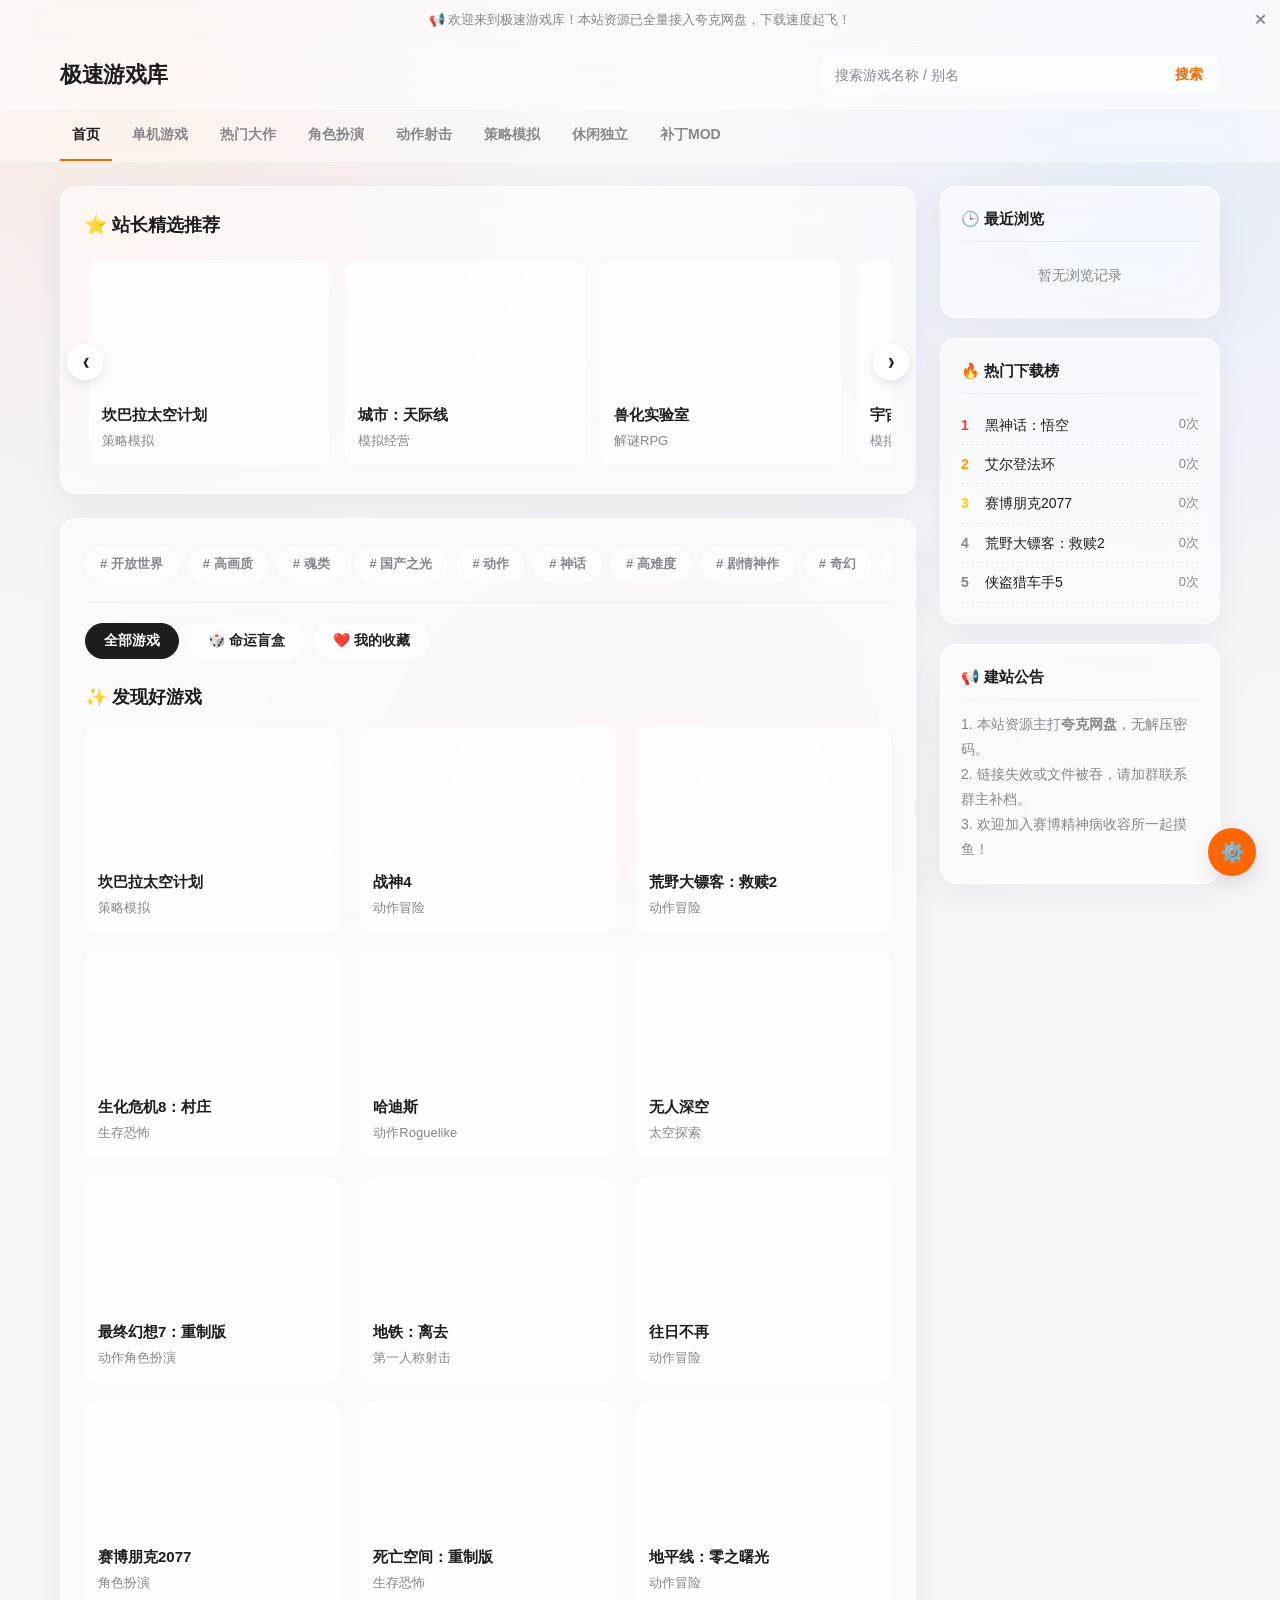
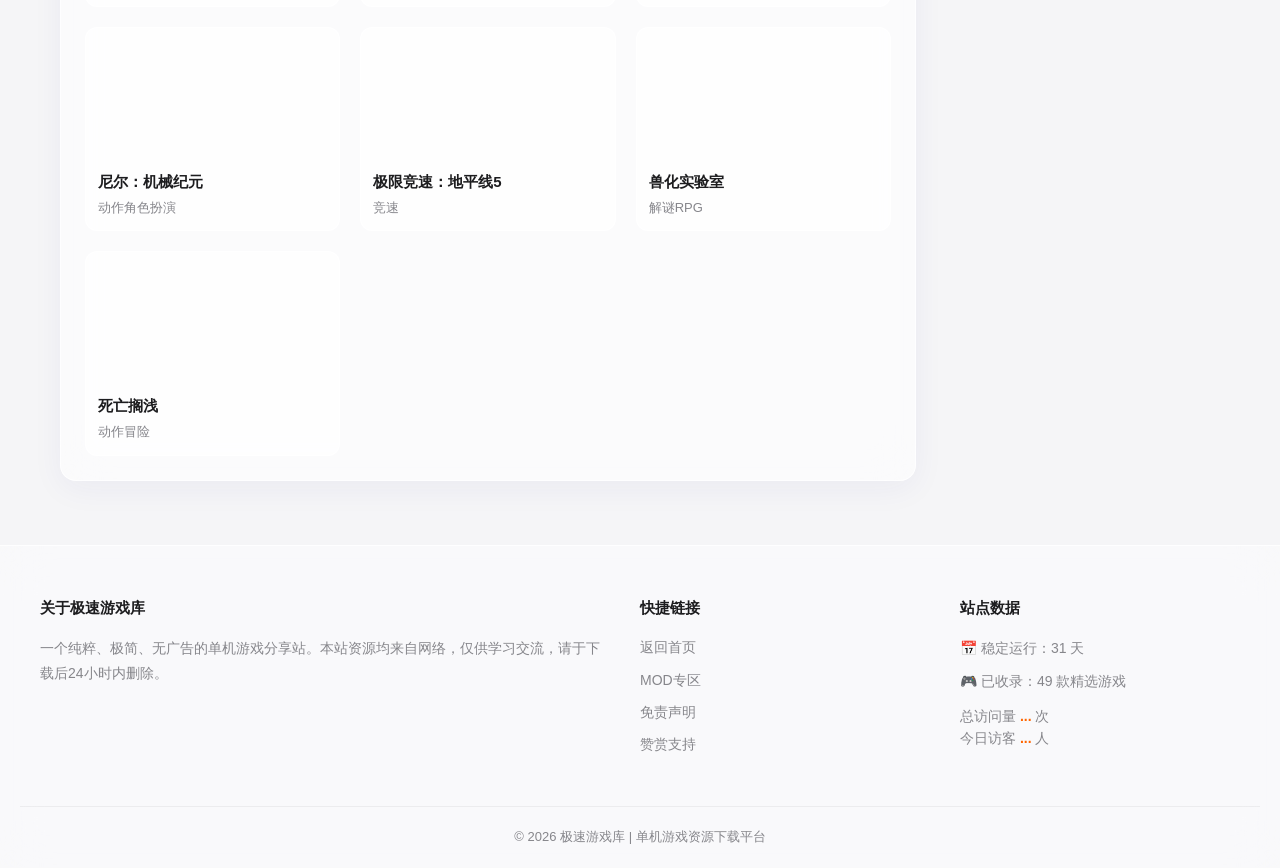
<file: index.html>
<!DOCTYPE html>
<html lang="zh-CN">
<head>
<meta charset="UTF-8">
<meta name="viewport" content="width=device-width, initial-scale=1.0">
<title>极速游戏库 - 单机游戏下载平台</title>
<link rel="icon" href="data:image/svg+xml,%3Csvg xmlns='http://www.w3.org/2000/svg' viewBox='0 0 64 64'%3E%3Crect width='64' height='64' rx='12' fill='%23ff6600'/%3E%3Ctext x='32' y='45' font-family='Arial' font-size='36' font-weight='bold' fill='%23fff' text-anchor='middle'%3EJ%3C/text%3E%3C/svg%3E">
<link rel="manifest" href="manifest.json">
<link rel="preconnect" href="https://cdn.akamai.steamstatic.com" crossorigin>
<link rel="dns-prefetch" href="https://cdn.akamai.steamstatic.com">
<link rel="stylesheet" href="css/common.css">
<link rel="stylesheet" href="css/home.css">
</head>
<body>
<header>
  <div class="top-bar">
    <div class="header-left">
      <div class="logo">极速游戏库</div>
    </div>
    <div class="search-container">
      <div class="search-box">
        <input type="text" id="searchInput" placeholder="搜索游戏名称 / 别名" autocomplete="off">
        <button id="searchBtn" type="button">搜索</button>
      </div>
      <div class="search-suggestions" id="searchSuggestions"></div>
    </div>
  </div>
</header>

<div class="nav">
  <div class="mobile-nav-wrapper">
    <select class="mobile-nav-select" id="mobileNavSelect">
      <option value="index.html">🏠 首页</option>
      <option value="index.html?cat=单机游戏">单机游戏</option>
      <option value="index.html?cat=热门大作">热门大作</option>
      <option value="index.html?cat=角色扮演">角色扮演</option>
      <option value="index.html?cat=动作射击">动作射击</option>
      <option value="index.html?cat=策略模拟">策略模拟</option>
      <option value="index.html?cat=休闲独立">休闲独立</option>
      <option value="pages/mods.html">补丁MOD</option>
    </select>
  </div>
  <div class="nav-inner" id="navBar">
    <a href="index.html" class="active" data-category="首页">首页</a>
    <a href="javascript:void(0)" data-category="单机游戏">单机游戏</a>
    <a href="javascript:void(0)" data-category="热门大作">热门大作</a>
    <a href="javascript:void(0)" data-category="角色扮演">角色扮演</a>
    <a href="javascript:void(0)" data-category="动作射击">动作射击</a>
    <a href="javascript:void(0)" data-category="策略模拟">策略模拟</a>
    <a href="javascript:void(0)" data-category="休闲独立">休闲独立</a>
    <a href="pages/mods.html">补丁MOD</a>
  </div>
</div>

<div class="container">
  <div class="main">
    <div class="main-box" id="topFeaturedBox">
      <div class="section-title">⭐ 站长精选推荐</div>
      <div class="carousel-wrapper">
        <button class="carousel-btn prev" id="btnPrev">❮</button>
        <div class="carousel-track" id="featuredList"></div>
        <button class="carousel-btn next" id="btnNext">❯</button>
      </div>
    </div>

    <div class="main-box">
      <!-- 支持横向滑动与多选的标签云 -->
      <div class="tag-cloud-wrapper">
        <button class="clear-tags" id="clearTagsBtn" onclick="clearAllTags()">清除筛选 ✕</button>
        <div class="tag-cloud" id="tagCloud"></div>
      </div>

      <div class="filter-pills" id="filterPills">
        <button class="pill active" data-filter="首页">全部游戏</button>
        <button class="pill" id="randomBtn">🎲 命运盲盒</button>
        <button class="pill" data-filter="我的收藏">❤️ 我的收藏</button>
      </div>
      <div class="section-title" id="latestTitle">✨ 发现好游戏</div>
      <div id="gameList" class="game-grid"></div>
    </div>
  </div>
  
  <div class="sidebar">
    <div class="side-box">
      <div class="side-title">🕒 最近浏览</div>
      <ul class="side-list" id="recentList"></ul>
    </div>
    <div class="side-box">
      <div class="side-title">🔥 热门下载榜</div>
      <ul class="side-list" id="rankList"></ul>
    </div>
    <div class="side-box">
      <div class="side-title">📢 建站公告</div>
      <div style="font-size:14px; color:var(--text-dim); line-height:1.8;">
        1. 本站资源主打<strong>夸克网盘</strong>，无解压密码。<br>
        2. 链接失效或文件被吞，请加群联系群主补档。<br>
        3. 欢迎加入赛博精神病收容所一起摸鱼！
      </div>
    </div>
  </div>
</div>

<footer>
  <div class="footer-grid">
    <div class="footer-col"><h4>关于极速游戏库</h4><p>一个纯粹、极简、无广告的单机游戏分享站。本站资源均来自网络，仅供学习交流，请于下载后24小时内删除。</p></div>
    <div class="footer-col"><h4>快捷链接</h4><ul><li><a href="index.html">返回首页</a></li><li><a href="pages/mods.html">MOD专区</a></li><li><a href="javascript:void(0)" onclick="openModal('notice')">免责声明</a></li><li><a href="javascript:void(0)" onclick="openModal('support')">赞赏支持</a></li></ul></div>
    <div class="footer-col"><h4>站点数据</h4>
      <p>📅 稳定运行：<span id="siteDays">...</span> 天</p>
      <p>🎮 已收录：<span id="gameCount">...</span> 款精选游戏</p>
      <div style="margin-top: 10px; font-size: 14px; color: var(--text-dim);">
        <span id="busuanzi_container_site_pv">总访问量 <span id="busuanzi_value_site_pv" style="color:var(--brand);font-weight:bold;">...</span> 次</span><br>
        <span id="busuanzi_container_site_uv">今日访客 <span id="busuanzi_value_site_uv" style="color:var(--brand);font-weight:bold;">...</span> 人</span>
      </div>
    </div>
  </div>
  <div class="footer-bottom">© 2026 极速游戏库 | 单机游戏资源下载平台</div>
</footer>

<script src="js/common.js"></script>
<script src="js/home.js"></script>
<script async src="https://busuanzi.ibruce.info/busuanzi/2.6/busuanzi.pure.mini.js"></script>
<script>
  if ('serviceWorker' in navigator) {
    window.addEventListener('load', () => { navigator.serviceWorker.register('/sw.js').catch(err => console.log('PWA 注册失败:', err)); });
  }
</script>
</body>
</html>
</file>
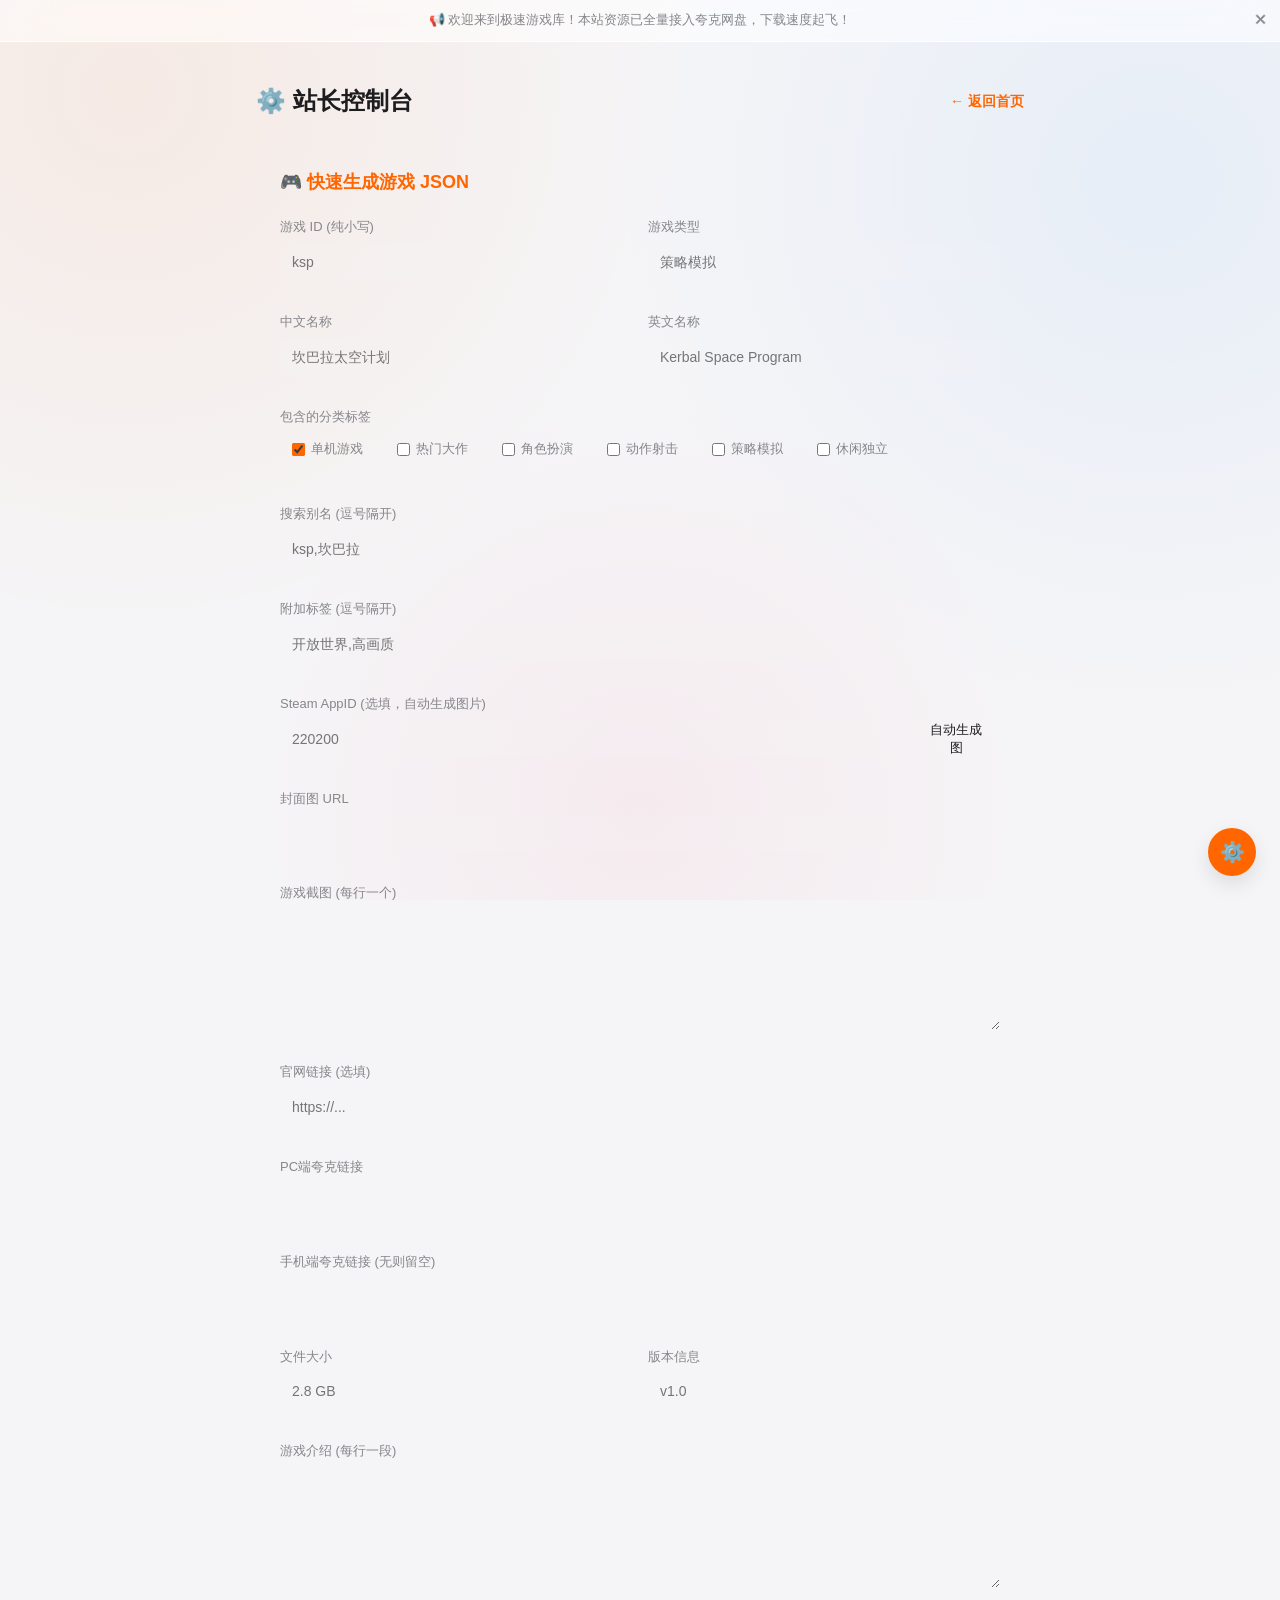
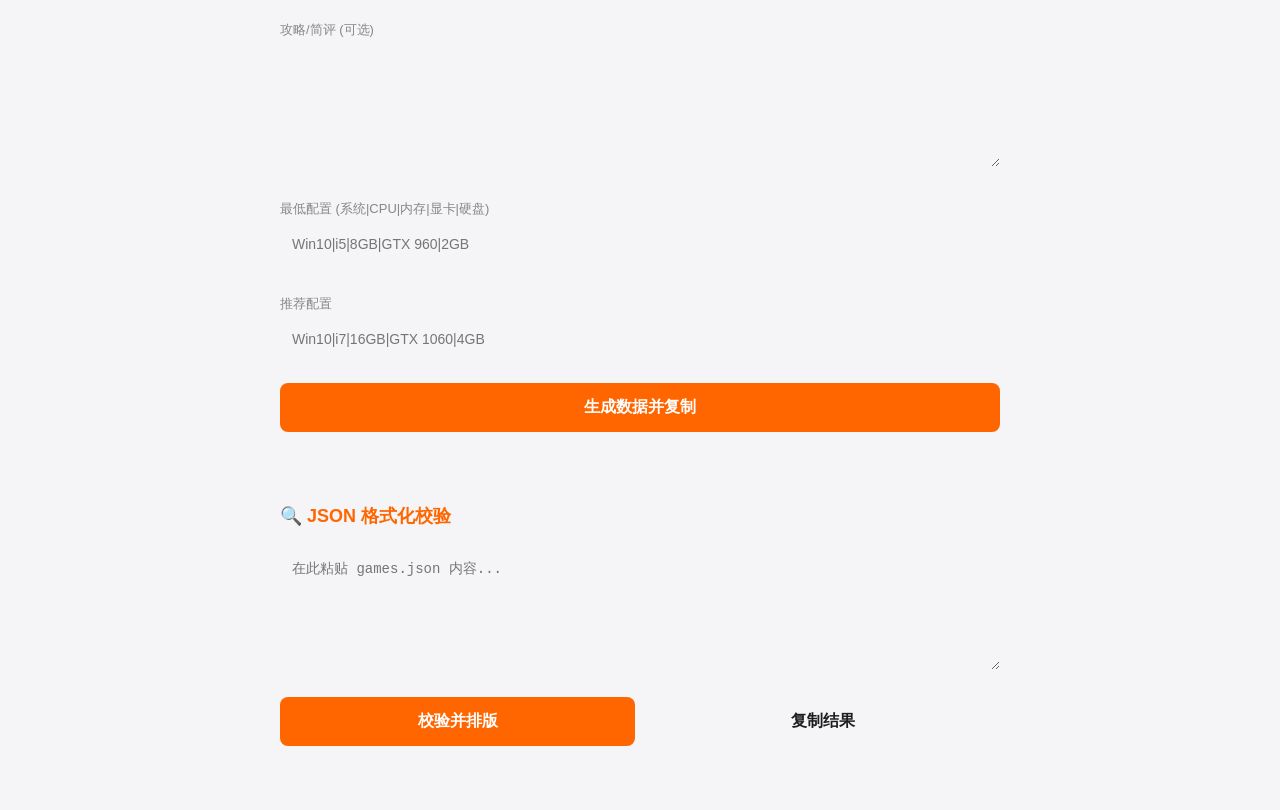
<file: admin.html>
<!DOCTYPE html>
<html lang="zh-CN">
<head>
<meta charset="UTF-8">
<meta name="viewport" content="width=device-width, initial-scale=1.0">
<title>站长控制台 - 极速游戏库</title>
<link rel="icon" href="data:image/svg+xml,%3Csvg xmlns='http://www.w3.org/2000/svg' viewBox='0 0 64 64'%3E%3Crect width='64' height='64' rx='12' fill='%23ff7a18'/%3E%3Ctext x='32' y='45' font-family='Arial' font-size='36' font-weight='bold' fill='%23fff' text-anchor='middle'%3EJ%3C/text%3E%3C/svg%3E">
<link rel="stylesheet" href="css/common.css">
<style>
  .admin-wrapper { max-width: 800px; margin: 40px auto; padding: 0 16px; }
  .admin-header { display: flex; justify-content: space-between; align-items: center; margin-bottom: 24px; }
  .admin-header h1 { font-size: 24px; color: var(--text); }
  .admin-header a { color: var(--brand); text-decoration: none; font-size: 14px; font-weight: 600; }
  .form-grid { display: grid; grid-template-columns: 1fr 1fr; gap: 16px; }
  .form-group { margin-bottom: 16px; display: flex; flex-direction: column; }
  .form-group.full { grid-column: 1 / -1; }
  .form-group label { font-size: 13px; color: var(--text-dim); margin-bottom: 6px; font-weight: 500; }
  .form-control { width: 100%; padding: 10px 12px; background: rgba(255,255,255,.03); border: 1px solid var(--border); color: var(--text); border-radius: 6px; font-size: 14px; outline: none; transition: border-color .2s; }
  .form-control:focus { border-color: var(--brand); }
  textarea.form-control { resize: vertical; min-height: 120px; font-family: monospace; }
  .checkbox-group { display: flex; flex-wrap: wrap; gap: 10px; }
  .checkbox-label { display: inline-flex; align-items: center; gap: 6px; font-size: 13px; background: rgba(255,255,255,.03); border: 1px solid var(--border); padding: 6px 12px; border-radius: 20px; cursor: pointer; transition: all .2s; }
  .checkbox-label input { accent-color: var(--brand); }
  .btn-submit { width: 100%; padding: 14px; background: var(--brand); color: #fff; border: 0; border-radius: 8px; font-size: 16px; font-weight: bold; cursor: pointer; transition: opacity .2s; margin-top: 10px; }
  .btn-submit:hover { opacity: 0.9; }
  .result-box { margin-top: 24px; background: #000; border: 1px solid var(--border); border-radius: 8px; padding: 16px; display: none; }
  .result-header { display: flex; justify-content: space-between; margin-bottom: 12px; }
  .result-header span { font-size: 13px; color: var(--brand); font-weight: bold; }
  .btn-copy { background: var(--text); color: var(--bg); border: 0; padding: 4px 12px; border-radius: 4px; cursor: pointer; font-size: 12px; font-weight: bold; }
  .code-block { font-family: monospace; font-size: 13px; color: #00d4ff; white-space: pre-wrap; max-height: 300px; overflow-y: auto; line-height: 1.5; }
  .validator-box { margin-top: 40px; border-top: 1px dashed var(--border); padding-top: 30px; }
  .validator-status { margin-top: 10px; font-size: 14px; font-weight: bold; display: none; }
  @media(max-width: 600px) { .form-grid { grid-template-columns: 1fr; } }
</style>
</head>
<body>
<div class="admin-wrapper">
  <div class="admin-header">
    <h1>⚙️ 站长控制台</h1>
    <a href="index.html">← 返回首页</a>
  </div>
  <div class="main-box" style="padding: 24px;">
    <h2 style="font-size:18px; margin-bottom:20px; color:var(--brand);">🎮 快速生成游戏 JSON</h2>
    <div class="form-grid">
      <div class="form-group"><label>游戏 ID (纯小写)</label><input type="text" id="f_id" class="form-control" placeholder="ksp"></div>
      <div class="form-group"><label>游戏类型</label><input type="text" id="f_type" class="form-control" placeholder="策略模拟"></div>
      <div class="form-group"><label>中文名称</label><input type="text" id="f_name" class="form-control" placeholder="坎巴拉太空计划"></div>
      <div class="form-group"><label>英文名称</label><input type="text" id="f_en_name" class="form-control" placeholder="Kerbal Space Program"></div>
      <div class="form-group full"><label>包含的分类标签</label>
        <div class="checkbox-group">
          <label class="checkbox-label"><input type="checkbox" value="单机游戏" class="f_cat" checked> 单机游戏</label>
          <label class="checkbox-label"><input type="checkbox" value="热门大作" class="f_cat"> 热门大作</label>
          <label class="checkbox-label"><input type="checkbox" value="角色扮演" class="f_cat"> 角色扮演</label>
          <label class="checkbox-label"><input type="checkbox" value="动作射击" class="f_cat"> 动作射击</label>
          <label class="checkbox-label"><input type="checkbox" value="策略模拟" class="f_cat"> 策略模拟</label>
          <label class="checkbox-label"><input type="checkbox" value="休闲独立" class="f_cat"> 休闲独立</label>
        </div>
      </div>
      <div class="form-group full"><label>搜索别名 (逗号隔开)</label><input type="text" id="f_aliases" class="form-control" placeholder="ksp,坎巴拉"></div>
      <div class="form-group full"><label>附加标签 (逗号隔开)</label><input type="text" id="f_tags" class="form-control" placeholder="开放世界,高画质"></div>
      <div class="form-group full"><label>Steam AppID (选填，自动生成图片)</label>
        <div style="display:flex; gap:10px;">
          <input type="text" id="f_appid" class="form-control" placeholder="220200">
          <button onclick="autoFillImages()" style="padding:0 16px; background:var(--border); color:var(--text); border:0; border-radius:6px; cursor:pointer;">自动生成图</button>
        </div>
      </div>
      <div class="form-group full"><label>封面图 URL</label><input type="text" id="f_cover" class="form-control"></div>
      <div class="form-group full"><label>游戏截图 (每行一个)</label><textarea id="f_screenshots" class="form-control"></textarea></div>
      <div class="form-group full"><label>官网链接 (选填)</label><input type="text" id="f_official" class="form-control" placeholder="https://..."></div>
      <div class="form-group full"><label>PC端夸克链接</label><input type="text" id="f_pc" class="form-control"></div>
      <div class="form-group full"><label>手机端夸克链接 (无则留空)</label><input type="text" id="f_mobile" class="form-control"></div>
      <div class="form-group"><label>文件大小</label><input type="text" id="f_size" class="form-control" placeholder="2.8 GB"></div>
      <div class="form-group"><label>版本信息</label><input type="text" id="f_version" class="form-control" placeholder="v1.0"></div>
      <div class="form-group full"><label>游戏介绍 (每行一段)</label><textarea id="f_desc" class="form-control"></textarea></div>
      <div class="form-group full"><label>攻略/简评 (可选)</label><textarea id="f_guide" class="form-control"></textarea></div>
      <div class="form-group full"><label>最低配置 (系统|CPU|内存|显卡|硬盘)</label><input type="text" id="f_min" class="form-control" placeholder="Win10|i5|8GB|GTX 960|2GB"></div>
      <div class="form-group full"><label>推荐配置</label><input type="text" id="f_rec" class="form-control" placeholder="Win10|i7|16GB|GTX 1060|4GB"></div>
    </div>
    <button class="btn-submit" onclick="generateJSON()">生成数据并复制</button>
    <div class="result-box" id="resultBox">
      <div class="result-header"><span>✅ 数据已生成并复制！</span><button class="btn-copy" onclick="copyJSON()">重新复制</button></div>
      <div class="code-block" id="codeBlock"></div>
    </div>

    <div class="validator-box">
      <h2 style="font-size:18px; margin-bottom:20px; color:var(--brand);">🔍 JSON 格式化校验</h2>
      <textarea id="validatorInput" class="form-control" placeholder="在此粘贴 games.json 内容..."></textarea>
      <div style="display:flex; gap:10px; margin-top:10px;">
        <button onclick="validateJSON()" class="btn-submit" style="flex:1;">校验并排版</button>
        <button onclick="copyValidated()" class="btn-submit" style="flex:1; background:var(--border); color:var(--text);">复制结果</button>
      </div>
      <div class="validator-status" id="validatorStatus"></div>
    </div>
  </div>
</div>
<script src="js/common.js"></script>
<script>
  function autoFillImages() {
    var appid = document.getElementById('f_appid').value.trim();
    if(!appid) { toast('请输入 AppID'); return; }
    document.getElementById('f_cover').value = `https://cdn.akamai.steamstatic.com/steam/apps/${appid}/header.jpg`;
    var shots = [
      `https://cdn.akamai.steamstatic.com/steam/apps/${appid}/library_hero.jpg`,
      `https://cdn.akamai.steamstatic.com/steam/apps/${appid}/capsule_616x353.jpg`,
      `https://cdn.akamai.steamstatic.com/steam/apps/${appid}/page_bg_generated_v6b.jpg`
    ].join('\n');
    document.getElementById('f_screenshots').value = shots;
    toast('图片已自动生成');
  }
  
  var generatedData = null;
  function generateJSON() {
    var id = document.getElementById('f_id').value.trim();
    var name = document.getElementById('f_name').value.trim();
    if(!id || !name) { alert("ID 和 名称 必填！"); return; }
    
    var cats = [];
    document.querySelectorAll('.f_cat:checked').forEach(function(cb) { cats.push(cb.value); });
    
    var aliases = document.getElementById('f_aliases').value.split(',').map(s => s.trim()).filter(Boolean);
    var tags = document.getElementById('f_tags').value.split(',').map(s => s.trim()).filter(Boolean);
    var shots = document.getElementById('f_screenshots').value.split('\n').map(s => s.trim()).filter(Boolean);
    var desc = document.getElementById('f_desc').value.split('\n').map(s => s.trim()).filter(Boolean);
    var minArr = document.getElementById('f_min').value.split('|').map(s => s.trim());
    var recArr = document.getElementById('f_rec').value.split('|').map(s => s.trim());
    var steamId = document.getElementById('f_appid').value.trim();
    
    generatedData = {
      id: id, name: name,
      en_name: document.getElementById('f_en_name').value.trim() || id,
      type: document.getElementById('f_type').value.trim() || "未知类型",
      category: cats.length ? cats : ["单机游戏"],
      tags: tags.length ? tags : undefined,
      cover: document.getElementById('f_cover').value.trim(),
      aliases: aliases, latest: true, hot: true,
      official: document.getElementById('f_official').value.trim() || undefined,
      steam_appid: steamId || undefined,
      quark_pc: document.getElementById('f_pc').value.trim(),
      quark_mobile: document.getElementById('f_mobile').value.trim(),
      size: document.getElementById('f_size').value.trim() || "未知",
      version: document.getElementById('f_version').value.trim() || "未知",
      desc: desc, screenshots: shots,
      guide: document.getElementById('f_guide').value.trim() || undefined,
      date_added: new Date().toISOString().split('T')[0],
      config: {
        min: { os: minArr[0]||"-", cpu: minArr[1]||"-", ram: minArr[2]||"-", gpu: minArr[3]||"-", disk: minArr[4]||"-" },
        rec: { os: recArr[0]||"-", cpu: recArr[1]||"-", ram: recArr[2]||"-", gpu: recArr[3]||"-", disk: recArr[4]||"-" }
      }
    };
    
    if(!generatedData.official) delete generatedData.official;
    if(!generatedData.steam_appid) delete generatedData.steam_appid;
    if(!generatedData.guide) delete generatedData.guide;
    if(!generatedData.tags) delete generatedData.tags;

    var jsonStr = JSON.stringify(generatedData, null, 2);
    document.getElementById('resultBox').style.display = 'block';
    document.getElementById('codeBlock').textContent = jsonStr;
    copyJSON();
  }
  
  function copyJSON() {
    if(!generatedData) return;
    navigator.clipboard.writeText(JSON.stringify(generatedData, null, 2)).then(function() { toast('JSON 已复制！'); });
  }

  var validatedString = "";
  function validateJSON() {
    var input = document.getElementById('validatorInput').value.trim();
    var statusEl = document.getElementById('validatorStatus');
    statusEl.style.display = 'block';
    if(!input) { statusEl.style.color = 'var(--brand)'; statusEl.textContent = '请先粘贴内容！'; return; }
    try {
      var parsed = JSON.parse(input);
      validatedString = JSON.stringify(parsed, null, 2);
      document.getElementById('validatorInput').value = validatedString;
      statusEl.style.color = '#00d4ff';
      statusEl.textContent = '✅ 格式完全正确！已自动排版对齐。';
    } catch(e) {
      statusEl.style.color = '#ff4d4f';
      statusEl.textContent = '❌ 格式错误：' + e.message;
    }
  }
  
  function copyValidated() {
    if(!validatedString) { toast('请先校验通过后再复制'); return; }
    navigator.clipboard.writeText(validatedString).then(function() { toast('已复制排版好的 JSON'); });
  }
</script>
</body>
</html>
</file>
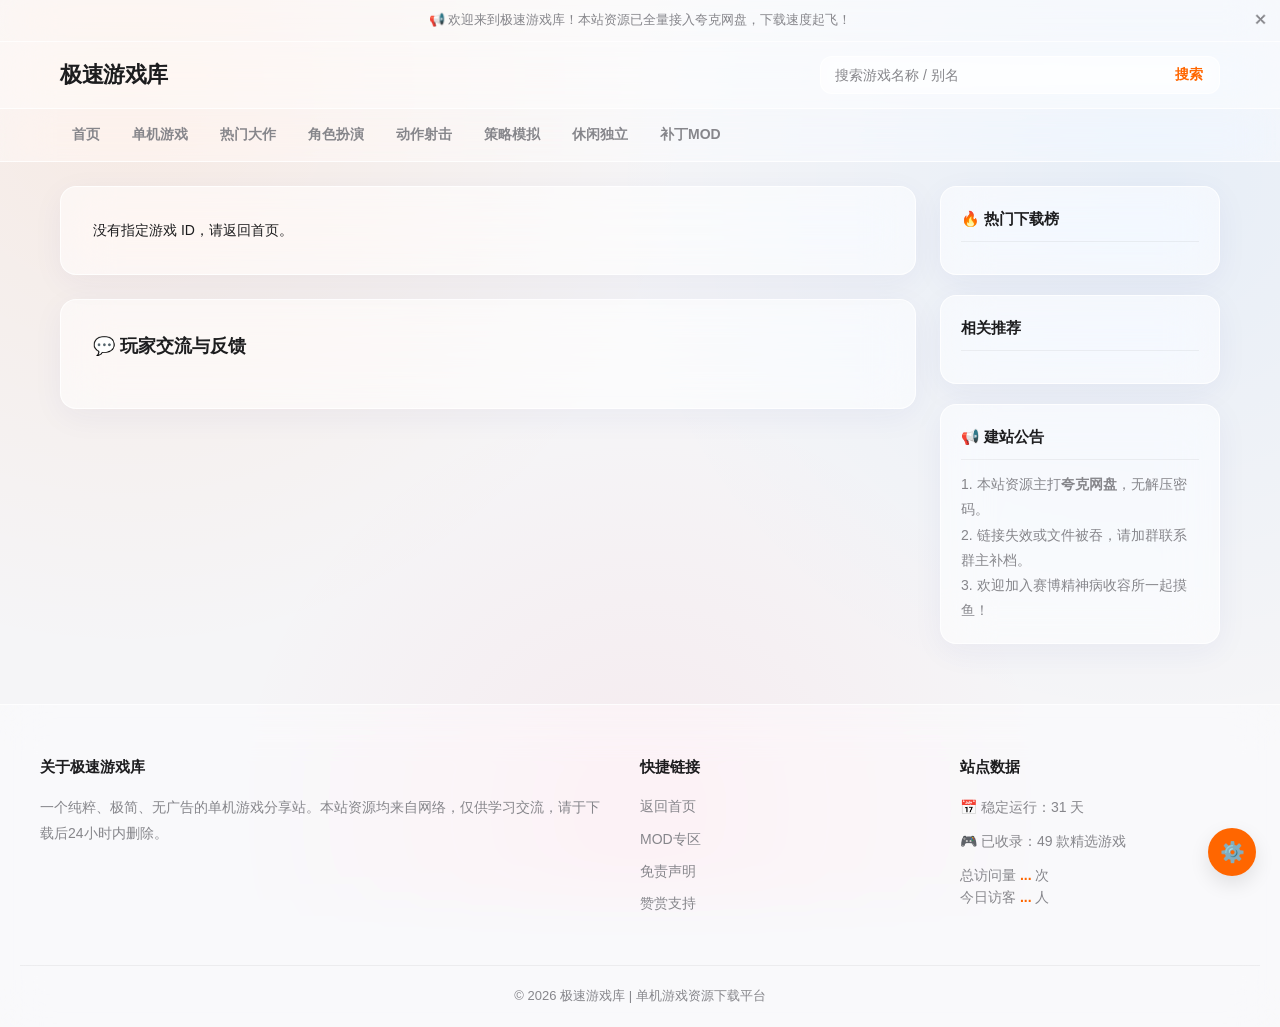
<file: pages/game.html>
<!DOCTYPE html>
<html lang="zh-CN">
<head>
<meta charset="UTF-8">
<meta name="viewport" content="width=device-width, initial-scale=1.0">
<title>游戏详情 - 极速游戏库</title>
<link rel="icon" href="data:image/svg+xml,%3Csvg xmlns='http://www.w3.org/2000/svg' viewBox='0 0 64 64'%3E%3Crect width='64' height='64' rx='12' fill='%23ff6600'/%3E%3Ctext x='32' y='45' font-family='Arial' font-size='36' font-weight='bold' fill='%23fff' text-anchor='middle'%3EJ%3C/text%3E%3C/svg%3E">
<link rel="manifest" href="../manifest.json">
<link rel="preconnect" href="https://cdn.akamai.steamstatic.com" crossorigin>
<link rel="dns-prefetch" href="https://cdn.akamai.steamstatic.com">
<link rel="stylesheet" href="../css/common.css">
<link rel="stylesheet" href="../css/game.css">
</head>
<body>
<header>
  <div class="top-bar">
    <div class="header-left">
      <div class="logo"><a href="../index.html">极速游戏库</a></div>
    </div>
    <div class="search-container">
      <div class="search-box">
        <input type="text" id="searchInput" placeholder="搜索游戏名称 / 别名" autocomplete="off">
        <button id="searchBtn" type="button">搜索</button>
      </div>
      <div class="search-suggestions" id="searchSuggestions"></div>
    </div>
  </div>
</header>

<div class="nav">
  <div class="mobile-nav-wrapper">
    <select class="mobile-nav-select" id="mobileNavSelect">
      <option value="../index.html">🏠 首页</option>
      <option value="../index.html?cat=单机游戏">单机游戏</option>
      <option value="../index.html?cat=热门大作">热门大作</option>
      <option value="../index.html?cat=角色扮演">角色扮演</option>
      <option value="../index.html?cat=动作射击">动作射击</option>
      <option value="../index.html?cat=策略模拟">策略模拟</option>
      <option value="../index.html?cat=休闲独立">休闲独立</option>
      <option value="mods.html">补丁MOD</option>
    </select>
  </div>
  <div class="nav-inner" id="navBar">
    <a href="../index.html">首页</a>
    <a href="javascript:void(0)" data-category="单机游戏">单机游戏</a>
    <a href="javascript:void(0)" data-category="热门大作">热门大作</a>
    <a href="javascript:void(0)" data-category="角色扮演">角色扮演</a>
    <a href="javascript:void(0)" data-category="动作射击">动作射击</a>
    <a href="javascript:void(0)" data-category="策略模拟">策略模拟</a>
    <a href="javascript:void(0)" data-category="休闲独立">休闲独立</a>
    <a href="mods.html">补丁MOD</a>
  </div>
</div>

<div class="container">
  <div class="main">
    <div class="game-bg-blur" id="gameBgBlur"></div>
    
    <div class="main-box" style="position: relative; z-index: 1;">
      <div class="breadcrumb" id="breadcrumb"></div>
      <h1 class="game-title" id="gameTitle">加载中...</h1>
      
      <div class="game-meta">
        <div class="rating-box" id="ratingBox">
          <div class="stars" id="starsContainer">
            <span data-val="1">★</span><span data-val="2">★</span><span data-val="3">★</span><span data-val="4">★</span><span data-val="5">★</span>
          </div>
          <span class="rating-score" id="ratingScore">点击星星评分</span>
        </div>
        <div class="game-tags" id="gameTags"></div>
      </div>

      <img class="game-cover" id="gameCover" alt="封面" referrerpolicy="no-referrer" crossorigin="anonymous">
      
      <div id="gameGuideBox" style="display:none;">
        <div class="section-title">📖 游戏简评 & 攻略</div>
        <div id="gameGuide" class="guide-content"></div>
      </div>

      <div class="section-title">游戏介绍</div>
      <div id="gameDesc"></div>
      
      <div class="section-title">游戏截图</div>
      <div class="screenshot-slider" id="screenshotSlider"></div>
      
      <div class="section-title">配置要求</div>
      <div class="config-wrap">
        <div class="config-box" id="configMin"></div>
        <div class="config-box" id="configRec"></div>
      </div>
      
      <div class="section-title">下载地址</div>
      <div class="download-main"></div>
      
      <div class="download-tip">
        <p>• <strong>注意：</strong>本站资源均上传至夸克网盘，无解压密码，请点击按钮前往转存。</p>
        <p>• 觉得本站不错？<button class="share-btn" id="posterBtn" style="color:var(--brand); border-color:var(--brand)">🖼️ 生成分享海报</button> <button class="share-btn" id="shareTextBtn">📝 复制分享文案</button></p>
        <div class="moyu-tip" id="moyuTip"></div>
      </div>
    </div>
    
    <!-- Giscus 评论区，完美保留 -->
    <div class="main-box" style="margin-top: 20px;">
      <div class="section-title">💬 玩家交流与反馈</div>
      <div class="giscus"></div>
    </div>
  </div>
  
  <div class="sidebar">
    <div class="side-box">
      <div class="side-title">🔥 热门下载榜</div>
      <ul class="side-list" id="rankList"></ul>
    </div>
    <div class="side-box">
      <div class="side-title">相关推荐</div>
      <div class="side-recommend-list" id="relatedList"></div>
    </div>
    <div class="side-box">
      <div class="side-title">📢 建站公告</div>
      <div style="font-size:14px; color:var(--text-dim); line-height:1.8;">
        1. 本站资源主打<strong>夸克网盘</strong>，无解压密码。<br>
        2. 链接失效或文件被吞，请加群联系群主补档。<br>
        3. 欢迎加入赛博精神病收容所一起摸鱼！
      </div>
    </div>
  </div>
</div>

<footer>
  <div class="footer-grid">
    <div class="footer-col"><h4>关于极速游戏库</h4><p>一个纯粹、极简、无广告的单机游戏分享站。本站资源均来自网络，仅供学习交流，请于下载后24小时内删除。</p></div>
    <div class="footer-col"><h4>快捷链接</h4><ul><li><a href="../index.html">返回首页</a></li><li><a href="mods.html">MOD专区</a></li><li><a href="javascript:void(0)" onclick="openModal('notice')">免责声明</a></li><li><a href="javascript:void(0)" onclick="openModal('support')">赞赏支持</a></li></ul></div>
    <div class="footer-col"><h4>站点数据</h4>
      <p>📅 稳定运行：<span id="siteDays">...</span> 天</p>
      <p>🎮 已收录：<span id="gameCount">...</span> 款精选游戏</p>
      <div style="margin-top: 10px; font-size: 14px; color: var(--text-dim);">
        <span id="busuanzi_container_site_pv">总访问量 <span id="busuanzi_value_site_pv" style="color:var(--brand);font-weight:bold;">...</span> 次</span><br>
        <span id="busuanzi_container_site_uv">今日访客 <span id="busuanzi_value_site_uv" style="color:var(--brand);font-weight:bold;">...</span> 人</span>
      </div>
    </div>
  </div>
  <div class="footer-bottom">© 2026 极速游戏库 | 单机游戏资源下载平台</div>
</footer>

<div class="modal-overlay" id="posterModal">
  <div class="modal-box" style="max-width: 360px; text-align: center; padding: 20px; background: #fff;">
    <button class="modal-close" onclick="document.getElementById('posterModal').classList.remove('show')">✕</button>
    <h3 style="font-size:18px; margin-bottom:8px;">长按图片保存并分享</h3>
    <p style="font-size:13px; color:#86868b; margin-bottom:16px;">（如果长按无法保存，请截屏保存）</p>
    <canvas id="posterCanvas" style="width: 100%; max-width: 320px; border-radius: 12px; box-shadow: 0 8px 24px rgba(0,0,0,0.15);"></canvas>
  </div>
</div>

<script src="../js/common.js"></script>
<script src="../js/game.js"></script>
<script async src="https://busuanzi.ibruce.info/busuanzi/2.6/busuanzi.pure.mini.js"></script>
<script>
  if ('serviceWorker' in navigator) {
    window.addEventListener('load', () => { navigator.serviceWorker.register('../sw.js').catch(err => console.log('PWA 注册失败:', err)); });
  }
</script>
</body>
</html>
</file>
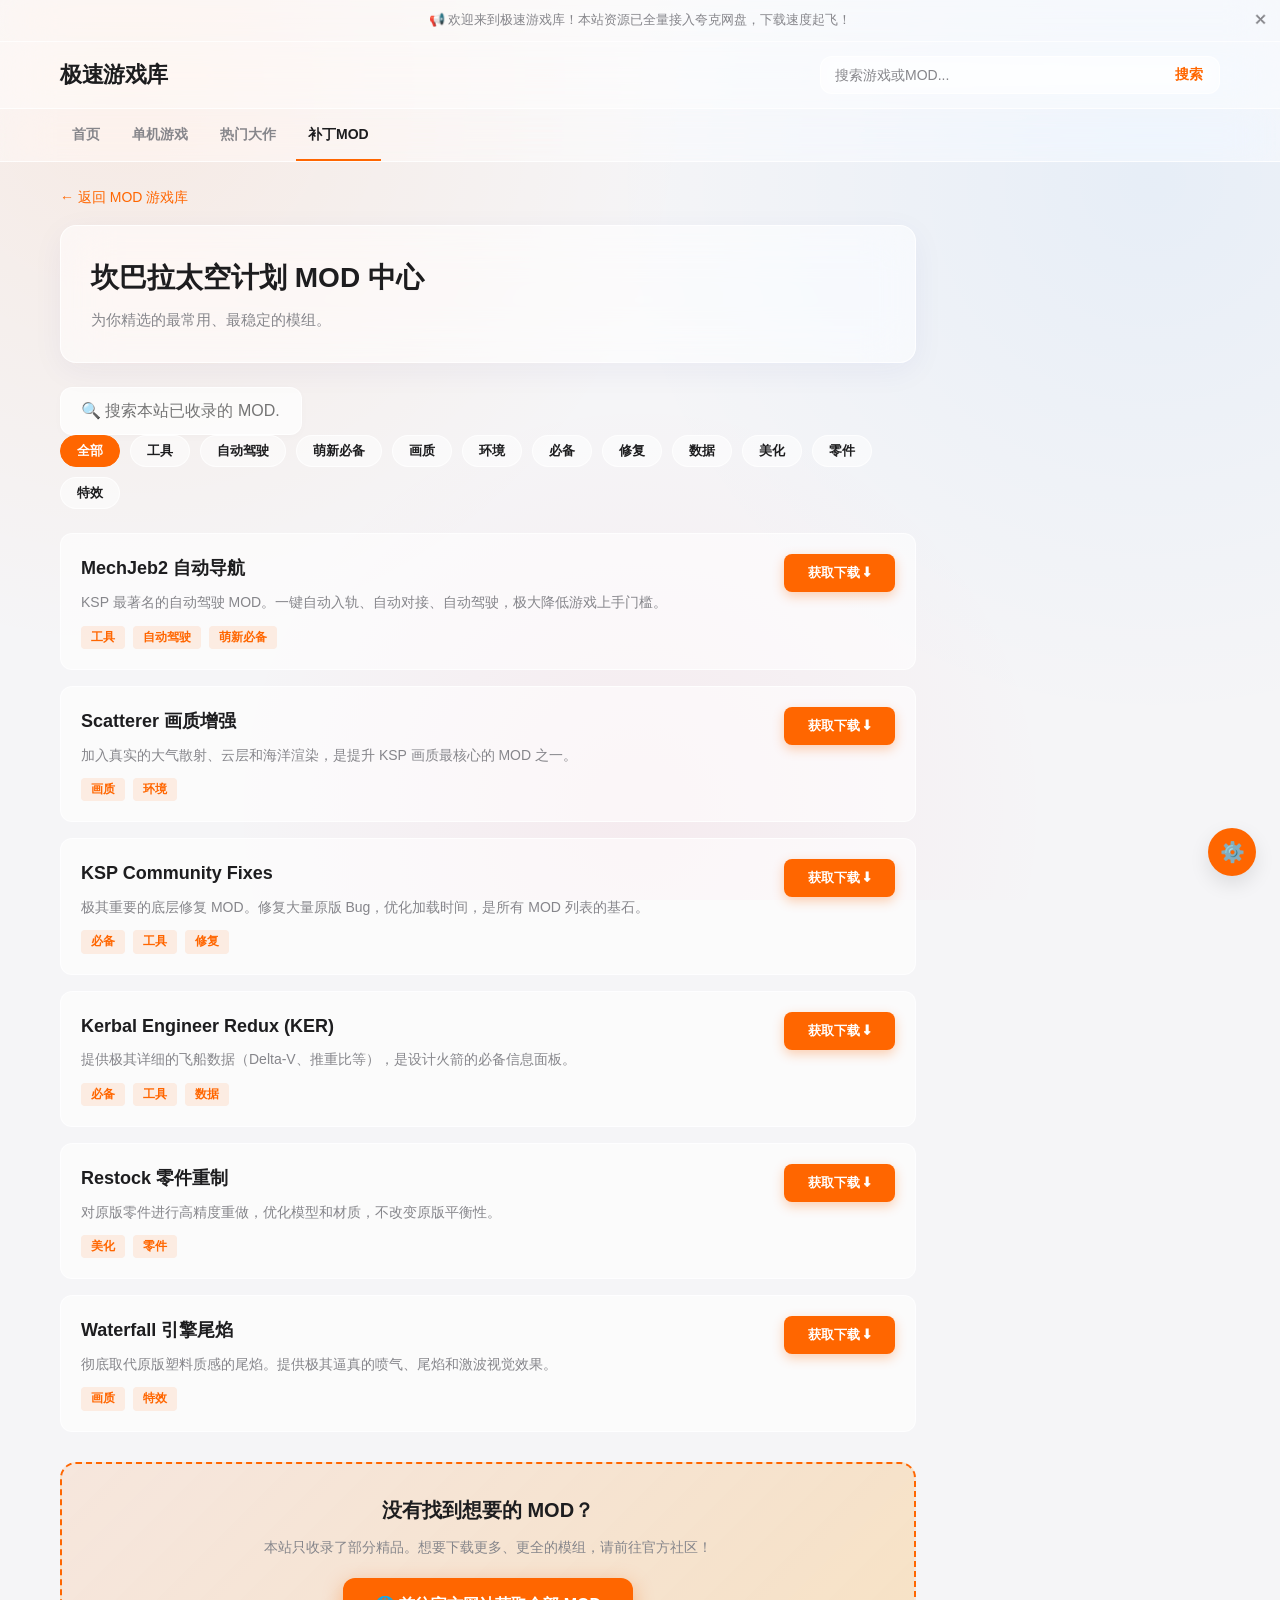
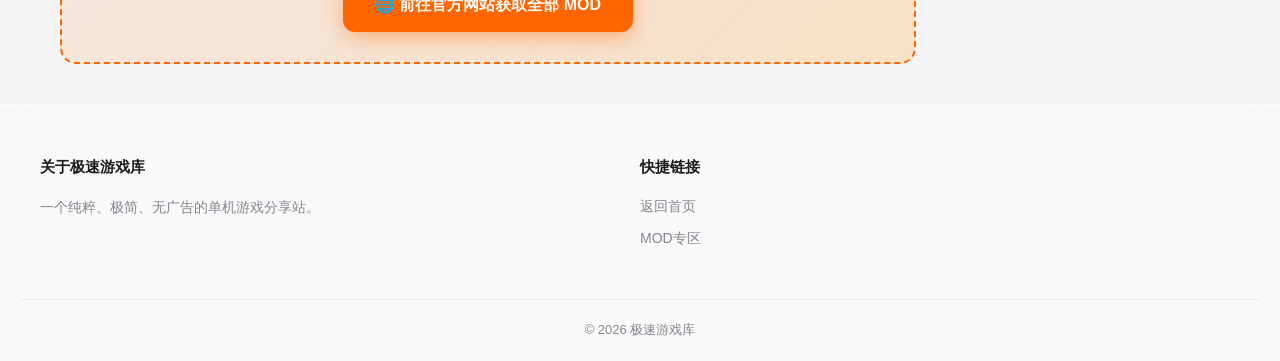
<file: pages/mod-game.html>
<!DOCTYPE html>
<html lang="zh-CN">
<head>
<meta charset="UTF-8">
<meta name="viewport" content="width=device-width, initial-scale=1.0">
<title>MOD中心 - 极速游戏库</title>
<link rel="icon" href="data:image/svg+xml,%3Csvg xmlns='http://www.w3.org/2000/svg' viewBox='0 0 64 64'%3E%3Crect width='64' height='64' rx='12' fill='%23ff6600'/%3E%3Ctext x='32' y='45' font-family='Arial' font-size='36' font-weight='bold' fill='%23fff' text-anchor='middle'%3EJ%3C/text%3E%3C/svg%3E">
<link rel="manifest" href="../manifest.json">
<link rel="stylesheet" href="../css/common.css">
<link rel="stylesheet" href="../css/home.css">
<style>
  .mod-header-area { background: var(--glass-bg); backdrop-filter: var(--glass-blur); padding: 30px; border-radius: 16px; margin-bottom: 24px; border: 1px solid var(--glass-border); box-shadow: var(--glass-shadow); }
  .mod-header-area h1 { font-size: 28px; font-weight: 800; margin-bottom: 8px; }
  .mod-header-area p { color: var(--text-dim); font-size: 15px; }
  
  .mod-search-bar { display: flex; gap: 12px; margin-bottom: 24px; }
  .mod-search-input { flex: 1; padding: 14px 20px; border-radius: 12px; border: 1px solid var(--glass-border); background: rgba(255,255,255,0.7); font-size: 16px; outline: none; transition: all .2s; box-shadow: 0 2px 8px rgba(0,0,0,0.02); }
  .mod-search-input:focus { border-color: var(--brand); background: #fff; box-shadow: 0 0 0 4px rgba(255,102,0,0.1); }
  
  .mod-tags-filter { display: flex; gap: 10px; margin-bottom: 24px; flex-wrap: wrap; }
  .mod-tag-btn { padding: 6px 16px; border-radius: 20px; background: rgba(255,255,255,0.5); border: 1px solid var(--glass-border); color: var(--text); font-weight: 600; cursor: pointer; transition: all .2s; }
  .mod-tag-btn.active { background: var(--brand); color: #fff; border-color: var(--brand); }

  .mod-list { display: flex; flex-direction: column; gap: 16px; }
  .mod-item { background: var(--glass-bg); border: 1px solid var(--glass-border); border-radius: 12px; padding: 20px; display: flex; justify-content: space-between; align-items: flex-start; gap: 20px; transition: transform .2s, box-shadow .2s; }
  .mod-item:hover { transform: translateY(-2px); box-shadow: 0 8px 24px rgba(0,0,0,0.06); }
  .mod-info { flex: 1; }
  .mod-title { font-size: 18px; font-weight: 700; color: var(--text); margin-bottom: 8px; }
  .mod-desc { font-size: 14px; color: var(--text-dim); line-height: 1.6; margin-bottom: 12px; }
  .mod-tags { display: flex; gap: 8px; }
  .mod-tag { font-size: 12px; background: rgba(255,102,0,0.1); color: var(--brand); padding: 2px 10px; border-radius: 4px; font-weight: 600; }
  
  .mod-download-btn { padding: 10px 24px; background: var(--brand); color: #fff; border: 0; border-radius: 8px; font-weight: 700; white-space: nowrap; transition: all .2s; box-shadow: 0 4px 12px rgba(255,102,0,0.3); cursor: pointer; }
  .mod-download-btn:hover { background: var(--brand-deep); transform: translateY(-2px); }

  /* 去官方下载的横幅 */
  .official-banner { 
    margin-top: 30px; padding: 30px; border-radius: 16px; text-align: center;
    background: linear-gradient(135deg, rgba(255,102,0,0.1), rgba(255,149,0,0.2));
    border: 2px dashed var(--brand);
  }
  .official-banner h3 { font-size: 20px; font-weight: 800; color: var(--text); margin-bottom: 10px; }
  .official-banner p { font-size: 14px; color: var(--text-dim); margin-bottom: 20px; }
  .official-btn { 
    display: inline-block; padding: 14px 32px; background: var(--brand); color: #fff; 
    font-size: 16px; font-weight: 700; border-radius: 12px; text-decoration: none;
    box-shadow: 0 6px 20px rgba(255,102,0,0.4); transition: transform .2s;
  }
  .official-btn:hover { transform: translateY(-3px); }

  /* 底部下载源选择弹窗 (Action Sheet) */
  .action-sheet-overlay { position: fixed; inset: 0; z-index: 9999; background: rgba(0,0,0,0.4); backdrop-filter: blur(4px); display: flex; align-items: flex-end; justify-content: center; opacity: 0; pointer-events: none; transition: opacity .3s; }
  .action-sheet-overlay.show { opacity: 1; pointer-events: auto; }
  .action-sheet { background: #f5f5f7; width: 100%; max-width: 500px; border-radius: 20px 20px 0 0; padding: 20px; transform: translateY(100%); transition: transform .3s cubic-bezier(0.175, 0.885, 0.32, 1.275); padding-bottom: max(20px, env(safe-area-inset-bottom)); }
  .action-sheet-overlay.show .action-sheet { transform: translateY(0); }
  .action-sheet-title { font-size: 14px; color: var(--text-dim); text-align: center; margin-bottom: 16px; font-weight: 600; }
  .action-sheet-btn { display: block; width: 100%; padding: 16px; background: #fff; border: 0; border-radius: 12px; font-size: 16px; font-weight: 700; color: var(--text); margin-bottom: 10px; text-align: center; text-decoration: none; box-shadow: 0 2px 8px rgba(0,0,0,0.02); transition: background .2s; }
  .action-sheet-btn:hover { background: #f0f0f5; }
  .action-sheet-btn.primary { color: var(--brand); }
  .action-sheet-cancel { display: block; width: 100%; padding: 16px; background: #fff; border: 0; border-radius: 12px; font-size: 16px; font-weight: 700; color: var(--text-dim); margin-top: 8px; text-align: center; cursor: pointer; }

  @media(max-width: 768px) {
    .mod-item { flex-direction: column; }
    .mod-download-btn { width: 100%; text-align: center; }
  }
</style>
</head>
<body>
<header>
  <div class="top-bar">
    <div class="header-left">
      <div class="logo"><a href="../index.html">极速游戏库</a></div>
    </div>
    <div class="search-container">
      <div class="search-box">
        <input type="text" id="searchInput" placeholder="搜索游戏或MOD..." autocomplete="off">
        <button id="searchBtn" type="button">搜索</button>
      </div>
    </div>
  </div>
</header>

<div class="nav">
  <div class="mobile-nav-wrapper">
    <select class="mobile-nav-select" id="mobileNavSelect">
      <option value="../index.html">🏠 首页</option>
      <option value="mods.html" selected>补丁MOD</option>
    </select>
  </div>
  <div class="nav-inner" id="navBar">
    <a href="../index.html">首页</a>
    <a href="javascript:void(0)" data-category="单机游戏">单机游戏</a>
    <a href="javascript:void(0)" data-category="热门大作">热门大作</a>
    <a href="mods.html" class="active">补丁MOD</a>
  </div>
</div>

<div class="container">
  <div class="main">
    <div class="breadcrumb" style="margin-bottom:16px; font-size:14px; color:var(--text-dim);">
      <a href="mods.html" style="text-decoration:none; color:var(--brand);">← 返回 MOD 游戏库</a>
    </div>

    <div class="mod-header-area" id="modHeaderArea">
      <h1 id="gameTitle">加载中...</h1>
      <p>为你精选的最常用、最稳定的模组。</p>
    </div>

    <input type="text" id="modSearchInput" class="mod-search-input" placeholder="🔍 搜索本站已收录的 MOD...">
    <div class="mod-tags-filter" id="modTagsFilter"></div>
    
    <!-- 本站收录的 MOD 列表 -->
    <div class="mod-list" id="modList"></div>

    <!-- 前往官方的大横幅 -->
    <div class="official-banner" id="officialBanner" style="display: none;">
      <h3>没有找到想要的 MOD？</h3>
      <p>本站只收录了部分精品。想要下载更多、更全的模组，请前往官方社区！</p>
      <a href="#" id="officialLink" target="_blank" class="official-btn">🌐 前往官方网站获取全部 MOD</a>
    </div>

  </div>
</div>

<footer>
  <div class="footer-grid">
    <div class="footer-col"><h4>关于极速游戏库</h4><p>一个纯粹、极简、无广告的单机游戏分享站。</p></div>
    <div class="footer-col"><h4>快捷链接</h4><ul><li><a href="../index.html">返回首页</a></li><li><a href="mods.html">MOD专区</a></li></ul></div>
  </div>
  <div class="footer-bottom">© 2026 极速游戏库</div>
</footer>

<!-- 下载源选择弹窗 -->
<div class="action-sheet-overlay" id="downloadSheet" onclick="closeSheet(event)">
  <div class="action-sheet" id="downloadSheetContent">
    <div class="action-sheet-title" id="sheetTitle">选择下载源</div>
    <div id="sheetLinks"></div>
    <button class="action-sheet-cancel" onclick="closeSheet()">取消</button>
  </div>
</div>

<script src="../js/common.js"></script>
<script>
  var allMods = [];
  var currentTag = '全部';
  var filteredMods = [];

  document.addEventListener('DOMContentLoaded', function() {
    var urlParams = new URLSearchParams(window.location.search);
    var gameId = urlParams.get('id') || 'ksp';
    
    fetch('../data/mods.json')
      .then(res => res.json())
      .then(data => {
        var game = data.find(g => g.id === gameId);
        if (!game) return;
        
        document.title = `${game.name} MOD中心 - 极速游戏库`;
        document.getElementById('gameTitle').textContent = `${game.name} MOD 中心`;
        allMods = game.mods;

        // 渲染前往官网的按钮
        if (game.official_mod_url) {
          document.getElementById('officialBanner').style.display = 'block';
          document.getElementById('officialLink').href = game.official_mod_url;
        }

        // 渲染标签
        var tags = new Set(['全部']);
        allMods.forEach(m => {
          if (m.tags) m.tags.forEach(t => tags.add(t));
        });
        document.getElementById('modTagsFilter').innerHTML = Array.from(tags).map(t => 
          `<button class="mod-tag-btn ${t === '全部' ? 'active' : ''}" onclick="filterByTag('${t}')">${t}</button>`
        ).join('');

        applyFilters();

        // 搜索监听
        document.getElementById('modSearchInput').addEventListener('input', function() {
          applyFilters();
        });
      });

    window.filterByTag = function(tag) {
      currentTag = tag;
      document.querySelectorAll('.mod-tag-btn').forEach(btn => {
        btn.classList.toggle('active', btn.textContent === tag);
      });
      applyFilters();
    };

    function applyFilters() {
      var keyword = document.getElementById('modSearchInput').value.trim().toLowerCase();
      
      filteredMods = allMods.filter(m => {
        var matchTag = (currentTag === '全部') || (m.tags && m.tags.includes(currentTag));
        var matchKw = !keyword || m.name.toLowerCase().includes(keyword) || (m.desc && m.desc.toLowerCase().includes(keyword));
        return matchTag && matchKw;
      });

      renderMods();
    }

    function renderMods() {
      var listEl = document.getElementById('modList');
      
      if (filteredMods.length === 0) {
        listEl.innerHTML = '<div style="text-align:center; padding:30px; color:var(--text-dim);">本站暂未收录相关 MOD，请前往官方获取。</div>';
        return;
      }

      listEl.innerHTML = filteredMods.map((m, index) => {
        var hasLinks = m.links && m.links.length > 0;
        var hasLink = m.link;
        
        var btnHtml = '';
        if (hasLinks || hasLink) {
          btnHtml = `<button class="mod-download-btn" onclick="openSheet(${index})">获取下载 ⬇</button>`;
        } else {
          btnHtml = `<button class="mod-download-btn" style="background:#ccc; box-shadow:none;">暂无链接</button>`;
        }

        return `
        <div class="mod-item">
          <div class="mod-info">
            <div class="mod-title">${m.name}</div>
            <div class="mod-desc">${m.desc || '暂无简介'}</div>
            <div class="mod-tags">${(m.tags || []).map(t => `<span class="mod-tag">${t}</span>`).join('')}</div>
          </div>
          ${btnHtml}
        </div>
      `}).join('');
    }

    // ========== 下载源弹窗逻辑 ==========
    window.openSheet = function(index) {
      var m = filteredMods[index];
      var links = m.links || (m.link ? [{name: '前往下载页面', url: m.link}] : []);
      
      document.getElementById('sheetTitle').textContent = `下载 ${m.name}`;
      var linksHtml = links.map(l => 
        `<a href="${l.url}" target="_blank" class="action-sheet-btn primary">${l.name}</a>`
      ).join('');
      
      document.getElementById('sheetLinks').innerHTML = linksHtml;
      document.getElementById('downloadSheet').classList.add('show');
    };

    window.closeSheet = function(e) {
      if (!e || e.target.id === 'downloadSheet' || e.target.classList.contains('action-sheet-cancel')) {
        document.getElementById('downloadSheet').classList.remove('show');
      }
    };
  });
</script>
</body>
</html>
</file>
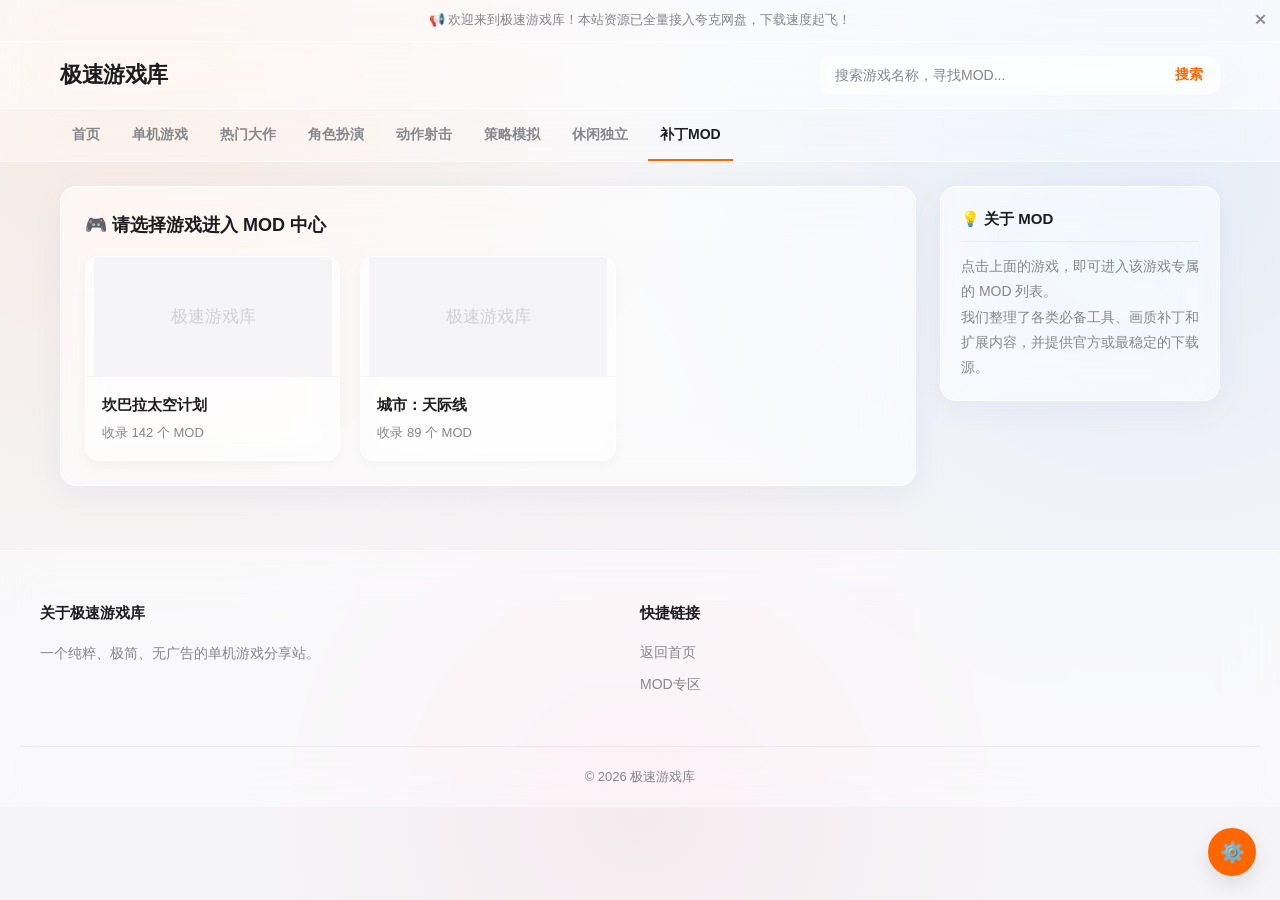
<file: pages/mods.html>
<!DOCTYPE html>
<html lang="zh-CN">
<head>
<meta charset="UTF-8">
<meta name="viewport" content="width=device-width, initial-scale=1.0">
<title>MOD专区 - 极速游戏库</title>
<link rel="icon" href="data:image/svg+xml,%3Csvg xmlns='http://www.w3.org/2000/svg' viewBox='0 0 64 64'%3E%3Crect width='64' height='64' rx='12' fill='%23ff6600'/%3E%3Ctext x='32' y='45' font-family='Arial' font-size='36' font-weight='bold' fill='%23fff' text-anchor='middle'%3EJ%3C/text%3E%3C/svg%3E">
<link rel="manifest" href="../manifest.json">
<link rel="stylesheet" href="../css/common.css">
<link rel="stylesheet" href="../css/home.css">
</head>
<body>
<header>
  <div class="top-bar">
    <div class="header-left">
      <div class="logo"><a href="../index.html">极速游戏库</a></div>
    </div>
    <div class="search-container">
      <div class="search-box">
        <input type="text" id="searchInput" placeholder="搜索游戏名称，寻找MOD..." autocomplete="off">
        <button id="searchBtn" type="button">搜索</button>
      </div>
    </div>
  </div>
</header>

<div class="nav">
  <div class="mobile-nav-wrapper">
    <select class="mobile-nav-select" id="mobileNavSelect">
      <option value="../index.html">🏠 首页</option>
      <option value="../index.html?cat=单机游戏">单机游戏</option>
      <option value="../index.html?cat=热门大作">热门大作</option>
      <option value="mods.html" selected>补丁MOD</option>
    </select>
  </div>
  <div class="nav-inner" id="navBar">
    <a href="../index.html">首页</a>
    <a href="javascript:void(0)" data-category="单机游戏">单机游戏</a>
    <a href="javascript:void(0)" data-category="热门大作">热门大作</a>
    <a href="javascript:void(0)" data-category="角色扮演">角色扮演</a>
    <a href="javascript:void(0)" data-category="动作射击">动作射击</a>
    <a href="javascript:void(0)" data-category="策略模拟">策略模拟</a>
    <a href="javascript:void(0)" data-category="休闲独立">休闲独立</a>
    <a href="mods.html" class="active">补丁MOD</a>
  </div>
</div>

<div class="container">
  <div class="main">
    <div class="main-box">
      <div class="section-title">🎮 请选择游戏进入 MOD 中心</div>
      <div id="modGameList" class="game-grid"></div>
    </div>
  </div>
  <div class="sidebar">
    <div class="side-box">
      <div class="side-title">💡 关于 MOD</div>
      <div style="font-size:14px; color:var(--text-dim); line-height:1.8;">
        点击上面的游戏，即可进入该游戏专属的 MOD 列表。<br>
        我们整理了各类必备工具、画质补丁和扩展内容，并提供官方或最稳定的下载源。
      </div>
    </div>
  </div>
</div>

<footer>
  <div class="footer-grid">
    <div class="footer-col"><h4>关于极速游戏库</h4><p>一个纯粹、极简、无广告的单机游戏分享站。</p></div>
    <div class="footer-col"><h4>快捷链接</h4><ul><li><a href="../index.html">返回首页</a></li><li><a href="mods.html">MOD专区</a></li></ul></div>
  </div>
  <div class="footer-bottom">© 2026 极速游戏库</div>
</footer>

<script src="../js/common.js"></script>
<script>
  document.addEventListener('DOMContentLoaded', function() {
    fetch('../data/mods.json')
      .then(res => res.json())
      .then(data => {
        var container = document.getElementById('modGameList');
        var html = data.map(game => `
          <a href="mod-game.html?id=${game.id}" class="game-card">
            <img src="${game.cover}" alt="${game.name}" loading="lazy">
            <div class="game-card-info">
              <h4>${game.name}</h4>
              <p>收录 ${game.mod_count} 个 MOD</p>
            </div>
          </a>
        `).join('');
        container.innerHTML = html;
      });
  });
</script>
</body>
</html>
</file>
<file: css/common.css>
* { margin: 0; padding: 0; box-sizing: border-box; }
:root {
  --brand: #ff6600; --brand-2: #ff8800; --brand-deep: #e65c00;
  --bg: #f5f5f7; 
  --bg-glow: radial-gradient(circle at 10% 10%, rgba(255,102,0,0.08), transparent 40%),
             radial-gradient(circle at 90% 20%, rgba(0,122,255,0.06), transparent 40%),
             radial-gradient(circle at 50% 90%, rgba(255,45,85,0.05), transparent 40%);
  --glass-bg: rgba(255, 255, 255, 0.55);
  --glass-border: rgba(255, 255, 255, 0.8);
  --glass-shadow: 0 8px 32px 0 rgba(31, 38, 135, 0.05);
  --glass-blur: blur(24px) saturate(180%);
  --text: #1d1d1f; --text-dim: #86868b;
  --radius: 16px; 
}
body { 
  min-height: 100vh; background-color: var(--bg); background-image: var(--bg-glow); background-attachment: fixed;
  color: var(--text); font-size: 14px; line-height: 1.6; 
  font-family: -apple-system, BlinkMacSystemFont, "Segoe UI", Roboto, "Helvetica Neue", Arial, sans-serif; 
  overflow-x: hidden; 
}
img { max-width: 100%; } a { color: inherit; } button, input { font-family: inherit; }
[hidden] { display: none !important; }

.img-blur { filter: blur(12px); opacity: 0.5; transition: filter 0.5s ease, opacity 0.5s ease; }
.img-loaded { filter: blur(0); opacity: 1; }

/* ================= 微信/QQ 引导遮罩 ================= */
#wechat-guide {
  display: none; position: fixed; inset: 0; z-index: 99999;
  background: rgba(0,0,0,0.85); color: #fff; text-align: right;
  padding: 20px 30px; backdrop-filter: blur(5px);
}
#wechat-guide.show { display: block; }
.guide-arrow { font-size: 60px; margin-bottom: 10px; animation: bounceArrow 1s infinite alternate; text-align: right; }
.guide-text { font-size: 18px; line-height: 1.8; text-align: right; font-weight: 500; }
.guide-text span { color: var(--brand); font-weight: bold; }
@keyframes bounceArrow { from { transform: translateY(0); } to { transform: translateY(-15px); } }

/* 顶部通告栏 */
.announcement-bar { background: var(--glass-bg); backdrop-filter: var(--glass-blur); border-bottom: 1px solid var(--glass-border); color: var(--text-dim); text-align: center; padding: 10px 16px; font-size: 13px; position: relative; z-index: 101; }
.ann-close { position: absolute; right: 12px; top: 50%; transform: translateY(-50%); background: transparent; border: 0; color: var(--text-dim); cursor: pointer; font-size: 14px; }

/* 头部和导航 */
header { position: sticky; top: 0; z-index: 100; background: rgba(255,255,255,0.6); backdrop-filter: var(--glass-blur); -webkit-backdrop-filter: var(--glass-blur); border-bottom: 1px solid var(--glass-border); transition: box-shadow .3s ease; }
header.scrolled { box-shadow: 0 4px 20px rgba(0,0,0,0.03); }
.top-bar { max-width: 1200px; margin: 0 auto; padding: 14px 20px; display: flex; align-items: center; justify-content: space-between; gap: 20px; flex-wrap: wrap; }
.header-left { display: flex; align-items: center; gap: 16px; }
.logo { font-size: 22px; font-weight: 800; letter-spacing: -0.5px; color: var(--text); }
.logo a { color: var(--text); text-decoration: none; }

/* 搜索框 */
.search-container { flex: 1; max-width: 400px; min-width: 200px; position: relative; }
.search-box { display: flex; background: rgba(255, 255, 255, 0.4); border: 1px solid var(--glass-border); border-radius: 12px; transition: all .2s ease; min-width: 150px; backdrop-filter: blur(10px); }
.search-box:focus-within { background: rgba(255, 255, 255, 0.8); border-color: var(--brand); box-shadow: 0 0 0 4px rgba(255,102,0,0.1); }
#searchInput { flex: 1; min-width: 0; padding: 10px 14px; border: 0; outline: none; font-size: 14px; color: var(--text); background: transparent; }
#searchInput::placeholder { color: var(--text-dim); }
#searchBtn { padding: 0 16px; border: 0; cursor: pointer; color: var(--brand); font-size: 14px; font-weight: 600; background: transparent; border-radius: 0 12px 12px 0; transition: color .2s; }
.search-suggestions { position: absolute; top: 100%; left: 0; right: 0; margin-top: 8px; background: rgba(255, 255, 255, 0.85); backdrop-filter: var(--glass-blur); border: 1px solid var(--glass-border); border-radius: 12px; box-shadow: 0 10px 30px rgba(0,0,0,0.08); z-index: 1000; max-height: 250px; overflow-y: auto; display: none; padding: 8px; }
.search-suggestions.show { display: block; }
.suggestion-item { padding: 10px 12px; border-radius: 8px; cursor: pointer; display: flex; align-items: center; gap: 10px; transition: background .2s; }
.suggestion-item:hover { background: rgba(255,255,255,0.6); }
.suggestion-item img { width: 40px; height: 20px; object-fit: cover; border-radius: 4px; }
.suggestion-item span { font-size: 14px; font-weight: 500; }

/* 导航栏 */
.nav { background: rgba(255,255,255,0.4); backdrop-filter: var(--glass-blur); border-bottom: 1px solid var(--glass-border); position: sticky; top: 63px; z-index: 99; }
.nav-inner { max-width: 1200px; margin: 0 auto; display: flex; flex-wrap: wrap; padding: 0 20px; position: relative; gap: 8px; }
.nav-inner a { color: var(--text-dim); text-decoration: none; padding: 14px 12px; font-size: 14px; font-weight: 600; display: block; transition: color .2s; border-bottom: 2px solid transparent; }
.nav-inner a:hover, .nav-inner a.active { color: var(--text); border-bottom-color: var(--brand); }
.mobile-nav-wrapper { display: none; padding: 10px 20px; background: rgba(255,255,255,0.4); backdrop-filter: var(--glass-blur); border-bottom: 1px solid var(--glass-border); }
.mobile-nav-select { width: 100%; padding: 12px 16px; background: rgba(255,255,255,0.7); border: 1px solid var(--glass-border); color: var(--text); font-size: 15px; font-weight: 600; border-radius: 10px; outline: none; appearance: none; -webkit-appearance: none; background-image: url("data:image/svg+xml;charset=US-ASCII,%3Csvg%20xmlns%3D%22http%3A%2F%2Fwww.w3.org%2F2000%2Fsvg%22%20width%3D%22292.4%22%20height%3D%22292.4%22%3E%3Cpath%20fill%3D%22%231d1d1f%22%20d%3D%22M287%2069.4a17.6%2017.6%200%200%200-13-5.4H18.4c-5%200-9.3%201.8-12.9%205.4A17.6%2017.6%200%200%200%200%2082.2c0%205%201.8%209.3%205.4%2012.9l128%20127.9c3.6%203.6%207.8%205.4%2012.8%205.4s9.2-1.8%2012.8-5.4L287%2095c3.5-3.5%205.4-7.8%205.4-12.8%200-5-1.9-9.2-5.5-12.8z%22%2F%3E%3C%2Fsvg%3E"); background-repeat: no-repeat; background-position: right 16px top 50%; background-size: 12px auto; }

/* 全局布局 */
.container { max-width: 1200px; margin: 24px auto; padding: 0 20px; display: grid; grid-template-columns: minmax(0, 1fr) 280px; gap: 24px; align-items: start; }
.section-title { font-size: 18px; font-weight: 800; margin-bottom: 16px; display: flex; align-items: center; gap: 8px; color: var(--text); }
.side-box { background: var(--glass-bg); backdrop-filter: var(--glass-blur); border: 1px solid var(--glass-border); border-radius: var(--radius); padding: 20px; margin-bottom: 20px; box-shadow: var(--glass-shadow); transition: transform 0.3s ease; }
.side-title { font-size: 15px; font-weight: 800; margin-bottom: 12px; color: var(--text); padding-bottom: 10px; border-bottom: 1px solid rgba(0,0,0,0.05); }
.side-list { list-style: none; }
.side-list li { border-bottom: 1px dashed rgba(0,0,0,0.05); }
.side-list li:last-child { border-bottom: 0; }
.side-list li a { display: flex; align-items: center; color: var(--text-dim); text-decoration: none; padding: 10px 0; font-size: 14px; font-weight: 500; transition: color .2s; }
.side-list li a:hover { color: var(--brand); }

/* 页脚 */
footer { border-top: 1px solid var(--glass-border); background: rgba(255,255,255,0.4); backdrop-filter: var(--glass-blur); padding: 50px 20px 20px; margin-top: 40px; font-size: 14px; }
.footer-grid { max-width: 1200px; margin: 0 auto; display: grid; grid-template-columns: 2fr 1fr 1fr; gap: 40px; text-align: left; margin-bottom: 40px; }
.footer-col h4 { font-size: 15px; font-weight: 800; color: var(--text); margin-bottom: 16px; }
.footer-col p { color: var(--text-dim); line-height: 1.8; margin-bottom: 8px; }
.footer-col ul { list-style: none; }
.footer-col ul li { margin-bottom: 10px; }
.footer-col ul li a { color: var(--text-dim); text-decoration: none; transition: color .2s; }
.footer-col ul li a:hover { color: var(--brand); }
.footer-bottom { text-align: center; color: var(--text-dim); padding-top: 20px; border-top: 1px solid rgba(0,0,0,0.05); font-size: 13px; }

/* 悬浮菜单 */
.fab-container { position: fixed; right: 24px; bottom: 24px; z-index: 900; display: flex; flex-direction: column; align-items: flex-end; gap: 12px; }
.fab-menu { display: flex; flex-direction: column; gap: 8px; opacity: 0; transform: translateY(20px) scale(.9); pointer-events: none; transition: all .3s cubic-bezier(.175,.885,.32,1.275); }
.fab-menu.show { opacity: 1; transform: translateY(0) scale(1); pointer-events: auto; }
.fab-item, .fab-main { width: 48px; height: 48px; border-radius: 50%; background: var(--glass-bg); border: 1px solid var(--glass-border); backdrop-filter: var(--glass-blur); color: var(--text); font-size: 20px; cursor: pointer; display: flex; align-items: center; justify-content: center; box-shadow: 0 8px 20px rgba(0,0,0,0.1); transition: all .2s; }
.fab-main { background: var(--brand); color: #fff; border: 0; }
.fab-item:hover { color: var(--brand); transform: translateY(-3px); }
.fab-main:hover { transform: scale(1.05); box-shadow: 0 8px 24px rgba(255,102,0,0.4); }

/* 弹窗 */
.modal-overlay { position: fixed; inset: 0; z-index: 9999; background: rgba(0,0,0,0.2); backdrop-filter: blur(8px); display: flex; align-items: center; justify-content: center; opacity: 0; pointer-events: none; transition: opacity .3s; }
.modal-overlay.show { opacity: 1; pointer-events: auto; }
.modal-box { background: rgba(255,255,255,0.7); backdrop-filter: blur(30px) saturate(200%); border: 1px solid var(--glass-border); border-radius: 20px; padding: 30px; width: 90%; max-width: 400px; position: relative; transform: translateY(20px); transition: transform .3s; box-shadow: 0 20px 50px rgba(0,0,0,0.1); }
.modal-overlay.show .modal-box { transform: translateY(0); }
.modal-close { position: absolute; top: 16px; right: 16px; background: rgba(0,0,0,0.05); border: 0; width: 32px; height: 32px; border-radius: 50%; display: flex; align-items: center; justify-content: center; color: var(--text-dim); font-size: 16px; cursor: pointer; transition: background .2s; }
.modal-close:hover { background: rgba(0,0,0,0.1); }
.modal-box h3 { font-size: 20px; font-weight: 800; margin-bottom: 12px; color: var(--text); }
.modal-box p { font-size: 14px; color: var(--text-dim); line-height: 1.8; margin-bottom: 8px; }

/* Toast */
.toast { position: fixed; left: 50%; bottom: 40px; z-index: 9999; transform: translateX(-50%) translateY(10px); background: rgba(0,0,0,0.8); backdrop-filter: blur(10px); color: #fff; font-weight: 500; padding: 12px 24px; border-radius: 30px; font-size: 14px; box-shadow: 0 10px 30px rgba(0,0,0,0.2); opacity: 0; pointer-events: none; transition: all .3s; }
.toast.show { opacity: 1; transform: translateX(-50%) translateY(0); }

::-webkit-scrollbar { width: 8px; height: 8px; }
::-webkit-scrollbar-track { background: transparent; }
::-webkit-scrollbar-thumb { background: rgba(0,0,0,0.15); border-radius: 4px; }
::-webkit-scrollbar-thumb:hover { background: rgba(0,0,0,0.25); }

.reveal { opacity: 0; transform: translateY(15px); transition: all .5s ease; }
.reveal.in { opacity: 1; transform: translateY(0); }

@media (max-width: 960px) { 
  .container { grid-template-columns: minmax(0, 1fr); } 
  .footer-grid { grid-template-columns: 1fr; gap: 30px; text-align: center; }
  .nav-inner { display: none; } 
  .mobile-nav-wrapper { display: block; } 
  .nav { top: 60px; border-bottom: 0; }
  .mobile-nav-wrapper { position: sticky; top: 60px; z-index: 99; }
}
</file>
<file: css/home.css>
.main-box { background: var(--glass-bg); backdrop-filter: var(--glass-blur); border: 1px solid var(--glass-border); border-radius: var(--radius); padding: 24px; margin-bottom: 24px; box-shadow: var(--glass-shadow); }

/* ===== 顶部轮播 ===== */
.carousel-wrapper { position: relative; display: flex; align-items: center; gap: 12px; }
.carousel-track { display: flex; gap: 16px; overflow-x: auto; scroll-behavior: smooth; scrollbar-width: none; padding: 4px; }
.carousel-track::-webkit-scrollbar { display: none; }
.carousel-item { flex: 0 0 240px; text-decoration: none; color: inherit; border-radius: 12px; overflow: hidden; background: rgba(255,255,255,0.7); border: 1px solid var(--glass-border); transition: transform .3s; }
.carousel-item:hover { transform: translateY(-4px); box-shadow: 0 10px 20px rgba(0,0,0,0.08); }
.carousel-item img { width: 100%; height: 130px; object-fit: cover; display: block; }
.carousel-item .info { padding: 12px; }
.carousel-item h4 { font-size: 15px; font-weight: 700; margin-bottom: 4px; color: var(--text); white-space: nowrap; overflow: hidden; text-overflow: ellipsis; }
.carousel-item p { font-size: 13px; color: var(--text-dim); }

.carousel-btn { position: absolute; z-index: 10; width: 36px; height: 36px; border-radius: 50%; border: 1px solid var(--glass-border); background: rgba(255,255,255,0.9); backdrop-filter: blur(10px); color: var(--text); cursor: pointer; display: flex; align-items: center; justify-content: center; box-shadow: 0 4px 12px rgba(0,0,0,0.1); transition: all .2s; }
.carousel-btn:hover { background: #fff; color: var(--brand); transform: scale(1.1); }
.carousel-btn.prev { left: -18px; }
.carousel-btn.disabled { opacity: 0; pointer-events: none; }
.carousel-btn.next { right: -18px; }

/* ===== 标签云（改为单行滑动） ===== */
.tag-cloud-wrapper {
  margin-bottom: 20px; padding-bottom: 16px; border-bottom: 1px solid rgba(0,0,0,0.05);
  display: flex; align-items: center; gap: 12px;
}
.clear-tags {
  font-size: 13px; font-weight: 600; color: #ff3b30; background: rgba(255,59,48,0.1);
  border: 1px solid rgba(255,59,48,0.2); padding: 6px 12px; border-radius: 20px;
  cursor: pointer; display: none; white-space: nowrap; transition: all .2s;
}
.clear-tags:hover { background: #ff3b30; color: #fff; }
.tag-cloud { 
  display: flex; flex-wrap: nowrap; gap: 10px; 
  overflow-x: auto; scrollbar-width: none; /* 隐藏滚动条 */
  padding: 4px 0; flex: 1;
}
.tag-cloud::-webkit-scrollbar { display: none; }

.tag-item { 
  font-size: 13px; color: var(--text-dim); background: rgba(255,255,255,0.6); border: 1px solid var(--glass-border); 
  padding: 6px 14px; border-radius: 20px; cursor: pointer; transition: all .2s; font-weight: 600; white-space: nowrap; flex-shrink: 0;
}
.tag-item:hover { color: var(--brand); border-color: var(--brand); }
.tag-item.active { background: var(--brand); color: #fff; border-color: var(--brand); box-shadow: 0 4px 12px rgba(255,102,0,0.3); }

.filter-pills { display: flex; gap: 10px; margin-bottom: 24px; flex-wrap: wrap; }
.pill { padding: 8px 18px; border-radius: 30px; background: rgba(255,255,255,0.6); border: 1px solid var(--glass-border); color: var(--text); font-size: 14px; font-weight: 600; cursor: pointer; transition: all .2s ease; backdrop-filter: blur(10px); }
.pill:hover { border-color: var(--brand); color: var(--brand); }
.pill.active { background: var(--text); border-color: var(--text); color: #fff; }

/* ===== 普通网格 ===== */
.game-grid { display: grid; grid-template-columns: repeat(auto-fill, minmax(200px, 1fr)); gap: 20px; }
.game-card { position: relative; display: block; border-radius: 14px; overflow: hidden; text-decoration: none; color: inherit; background: rgba(255,255,255,0.4); backdrop-filter: blur(12px); border: 1px solid var(--glass-border); box-shadow: 0 4px 12px rgba(0,0,0,0.03); transition: transform .3s ease, box-shadow .3s ease, background .3s ease; }
.game-card:hover { transform: translateY(-6px); background: rgba(255,255,255,0.7); box-shadow: 0 12px 28px rgba(0,0,0,0.08); }
.game-card img { width: 100%; height: 120px; object-fit: cover; display: block; border-bottom: 1px solid rgba(0,0,0,0.03); }
.game-card-info { padding: 16px; }
.game-card-info h4 { font-size: 15px; font-weight: 700; margin-bottom: 6px; color: var(--text); overflow: hidden; text-overflow: ellipsis; white-space: nowrap; }
.game-card-info p { font-size: 13px; color: var(--text-dim); font-weight: 500; }

.card-fav-btn { position: absolute; top: 10px; right: 10px; z-index: 2; width: 32px; height: 32px; border-radius: 50%; border: 1px solid var(--glass-border); background: rgba(255,255,255,0.7); backdrop-filter: blur(4px); color: var(--text-dim); font-size: 16px; display: flex; align-items: center; justify-content: center; cursor: pointer; box-shadow: 0 2px 8px rgba(0,0,0,.1); transition: all .2s; }
.card-fav-btn:hover { transform: scale(1.1); background: #fff; }
.card-fav-btn.active { color: #ff3b30; }

.new-tag { position: absolute; top: 10px; left: 10px; z-index: 2; background: #ff3b30; color: #fff; font-size: 11px; font-weight: 700; padding: 3px 8px; border-radius: 6px; box-shadow: 0 2px 8px rgba(255,59,48,.4); }

.game-card.skeleton { height: 200px; background: linear-gradient(90deg, rgba(255,255,255,0.4) 25%, rgba(255,255,255,0.7) 50%, rgba(255,255,255,0.4) 75%); background-size: 200% 100%; animation: shimmer 1.5s infinite; border-color: transparent; box-shadow: none; }
@keyframes shimmer { 0% { background-position: 200% 0; } 100% { background-position: -200% 0; } }

.empty-state { grid-column: 1 / -1; display: flex; flex-direction: column; align-items: center; justify-content: center; padding: 60px 0; color: var(--text-dim); }
.daily-quote { font-size: 14px; color: var(--text-dim); font-weight: 500; line-height: 1.8; }

#rankList li { display: flex; padding: 0; border-bottom: 1px dashed rgba(0,0,0,0.05); }
#rankList a { font-size: 14px; color: var(--text); font-weight: 500; transition: color .2s; }
#rankList a:hover { color: var(--brand); }

@media (max-width: 768px) {
  .main-box { padding: 16px; border-radius: 12px; margin-bottom: 16px; }
  .game-grid { grid-template-columns: repeat(2, 1fr); gap: 12px; }
  .game-card { border-radius: 10px; }
  .game-card img { height: 90px; }
  .game-card-info { padding: 10px; }
  .game-card-info h4 { font-size: 14px; margin-bottom: 4px; }
  .game-card-info p { font-size: 12px; }
  .card-fav-btn { width: 28px; height: 28px; font-size: 14px; top: 6px; right: 6px; }
  .new-tag { top: 6px; left: 6px; padding: 2px 6px; font-size: 10px; }
  .pill { padding: 6px 14px; font-size: 13px; }
  .carousel-btn { display: none; }
  .carousel-item { flex: 0 0 200px; }
  .carousel-item img { height: 100px; }
}
</file>
<file: css/game.css>
/* 详情页模糊大背景 */
.game-bg-blur {
  position: fixed; inset: -50px; z-index: -1; pointer-events: none;
  background-size: cover; background-position: center;
  filter: blur(60px) opacity(0.15);
  transition: background-image 0.5s ease;
}

.main-box { 
  background: var(--glass-bg); 
  backdrop-filter: var(--glass-blur); -webkit-backdrop-filter: var(--glass-blur);
  border: 1px solid var(--glass-border); 
  border-radius: var(--radius); 
  padding: 32px; margin-bottom: 24px; 
  box-shadow: var(--glass-shadow); 
}
.breadcrumb { font-size: 13px; color: var(--text-dim); margin-bottom: 16px; display: flex; align-items: center; gap: 8px; flex-wrap: wrap; }
.breadcrumb a { text-decoration: none; transition: color .2s; font-weight: 500; }
.breadcrumb a:hover { color: var(--brand); }

.game-title { font-size: 28px; font-weight: 800; line-height: 1.3; margin-bottom: 12px; color: var(--text); }
.game-title span { font-size: 16px; color: var(--text-dim); font-weight: 500; }

.game-meta { display: flex; flex-direction: column; gap: 16px; margin-bottom: 24px; }
.rating-box { display: flex; align-items: center; gap: 12px; }
.stars { display: flex; gap: 4px; cursor: pointer; }
.stars span { font-size: 24px; color: rgba(0,0,0,0.1); transition: color 0.2s; }
.stars span.active { color: #ffcc00; }
.rating-score { font-size: 14px; color: var(--text-dim); font-weight: 500; }

.game-tags { display: flex; flex-wrap: wrap; gap: 8px; }
.game-tag { font-size: 13px; color: var(--text-dim); background: rgba(255,255,255,0.6); border: 1px solid var(--glass-border); padding: 4px 12px; border-radius: 8px; font-weight: 600; }

.game-cover { width: 100%; display: block; border-radius: 12px; margin-bottom: 32px; border: 1px solid var(--glass-border); box-shadow: 0 8px 20px rgba(0,0,0,0.06); }
.game-desc { line-height: 1.8; color: #424245; font-size: 15px; margin-bottom: 16px; }

.guide-content { background: rgba(255,255,255,0.4); border: 1px solid var(--glass-border); border-radius: 12px; padding: 20px; font-size: 15px; line-height: 1.8; color: var(--text); margin-bottom: 24px; }
.guide-content p { margin-bottom: 12px; }
.guide-content strong { color: var(--brand); }

.screenshot-slider { display: flex; overflow-x: auto; gap: 16px; padding-bottom: 16px; scroll-snap-type: x mandatory; scrollbar-width: none; }
.screenshot-slider::-webkit-scrollbar { display: none; }
.shot { flex: 0 0 80%; scroll-snap-align: start; position: relative; display: block; border-radius: 12px; overflow: hidden; border: 1px solid var(--glass-border); cursor: zoom-in; }
.shot img { width: 100%; aspect-ratio: 16/9; object-fit: cover; display: block; }
.lightbox { position: fixed; inset: 0; z-index: 9998; display: flex; align-items: center; justify-content: center; padding: 24px; background: rgba(0,0,0,.6); backdrop-filter: blur(15px); opacity: 0; pointer-events: none; transition: opacity .3s; }
.lightbox.show { opacity: 1; pointer-events: auto; }
.lightbox img { max-width: min(1100px, 94vw); max-height: 88vh; border-radius: 12px; box-shadow: 0 20px 60px rgba(0,0,0,.4); }
.lightbox-close { position: absolute; top: 30px; right: 30px; width: 44px; height: 44px; border: 0; border-radius: 50%; cursor: pointer; color: var(--text); background: rgba(255,255,255,0.8); backdrop-filter: blur(10px); font-size: 20px; box-shadow: 0 4px 12px rgba(0,0,0,.1); }

.config-wrap { display: grid; grid-template-columns: 1fr 1fr; gap: 20px; margin-bottom: 24px; }
.config-box { background: rgba(255,255,255,0.4); border: 1px solid var(--glass-border); padding: 20px; border-radius: 12px; font-size: 14px; line-height: 2; color: var(--text); }
.config-box h4 { font-size: 16px; font-weight: 800; margin-bottom: 12px; color: var(--text); }

.download-main { 
  display: flex; align-items: flex-start; flex-direction: column; gap: 20px; 
  padding: 24px; border-radius: 12px; margin-bottom: 20px; 
  background: rgba(255,255,255,0.4); border: 1px solid var(--glass-border); 
}
.download-btn-group { display: flex; gap: 16px; flex-wrap: wrap; width: 100%; }
.download-btn { 
  display: inline-flex; align-items: center; justify-content: center; 
  padding: 14px 32px; border: 0; cursor: pointer; 
  color: #fff; text-decoration: none; border-radius: 12px; 
  font-size: 16px; font-weight: 700; background: var(--brand); 
  transition: all .2s; text-align: center; 
  box-shadow: 0 4px 12px rgba(255,102,0,0.3); 
}
.download-btn:hover { transform: translateY(-2px); box-shadow: 0 6px 20px rgba(255,102,0,0.4); }
.mobile-btn { background: #007aff; box-shadow: 0 4px 12px rgba(0,122,255,0.3); }
.mobile-btn:hover { box-shadow: 0 6px 20px rgba(0,122,255,0.4); }
.official-btn { background: #34c759; box-shadow: 0 4px 12px rgba(52,199,89,0.3); }
.official-btn:hover { box-shadow: 0 6px 20px rgba(52,199,89,0.4); }
.steam-btn { background: #171a21; box-shadow: none; border: 1px solid #2a475e; }
.steam-btn:hover { background: #2a475e; box-shadow: 0 4px 12px rgba(23,26,33,0.4); }
.disabled-btn { background: rgba(0,0,0,0.05); color: var(--text-dim); cursor: not-allowed; box-shadow: none; }
.disabled-btn:hover { transform: none; box-shadow: none; }

.download-info { font-size: 14px; color: var(--text-dim); line-height: 1.8; }
.download-info strong { color: var(--text); font-weight: 600; }

.download-tip { background: rgba(255,255,255,0.4); border: 1px solid var(--glass-border); border-radius: 12px; padding: 20px; font-size: 14px; color: var(--text-dim); line-height: 1.8; }
.download-tip strong { color: var(--text); }
.moyu-tip { margin-top: 16px; padding: 12px 16px; background: rgba(0,122,255,0.1); color: #007aff; border-radius: 8px; font-size: 14px; font-weight: 600; }

.share-btn { border: 1px solid var(--glass-border); background: rgba(255,255,255,0.6); color: var(--text); border-radius: 6px; padding: 6px 12px; font-size: 13px; font-weight: 600; cursor: pointer; transition: all .2s; margin-left: 8px; }
.share-btn:hover { border-color: var(--brand); color: var(--brand); }

/* 侧边栏相关推荐卡片 */
.side-recommend-list { display: flex; flex-direction: column; gap: 12px; }
.recommend-card { display: flex; gap: 12px; text-decoration: none; color: inherit; background: rgba(255,255,255,0.5); border: 1px solid var(--glass-border); border-radius: 8px; overflow: hidden; transition: all .2s; }
.recommend-card:hover { background: #fff; transform: translateX(4px); box-shadow: 0 4px 12px rgba(0,0,0,0.05); }
.recommend-card img { width: 80px; height: 45px; object-fit: cover; flex-shrink: 0; }
.recommend-card span { font-size: 13px; font-weight: 600; display: flex; align-items: center; padding-right: 8px; white-space: nowrap; overflow: hidden; text-overflow: ellipsis; }

@media (max-width: 768px) { 
  .main-box { padding: 20px; border-radius: 12px; }
  .game-title { font-size: 22px; }
  .config-wrap { grid-template-columns: 1fr; gap: 12px; }
  .download-btn { width: 100%; padding: 12px 20px; font-size: 15px; }
  .shot { flex: 0 0 90%; }
  .download-main { padding: 16px; }
}
</file>
